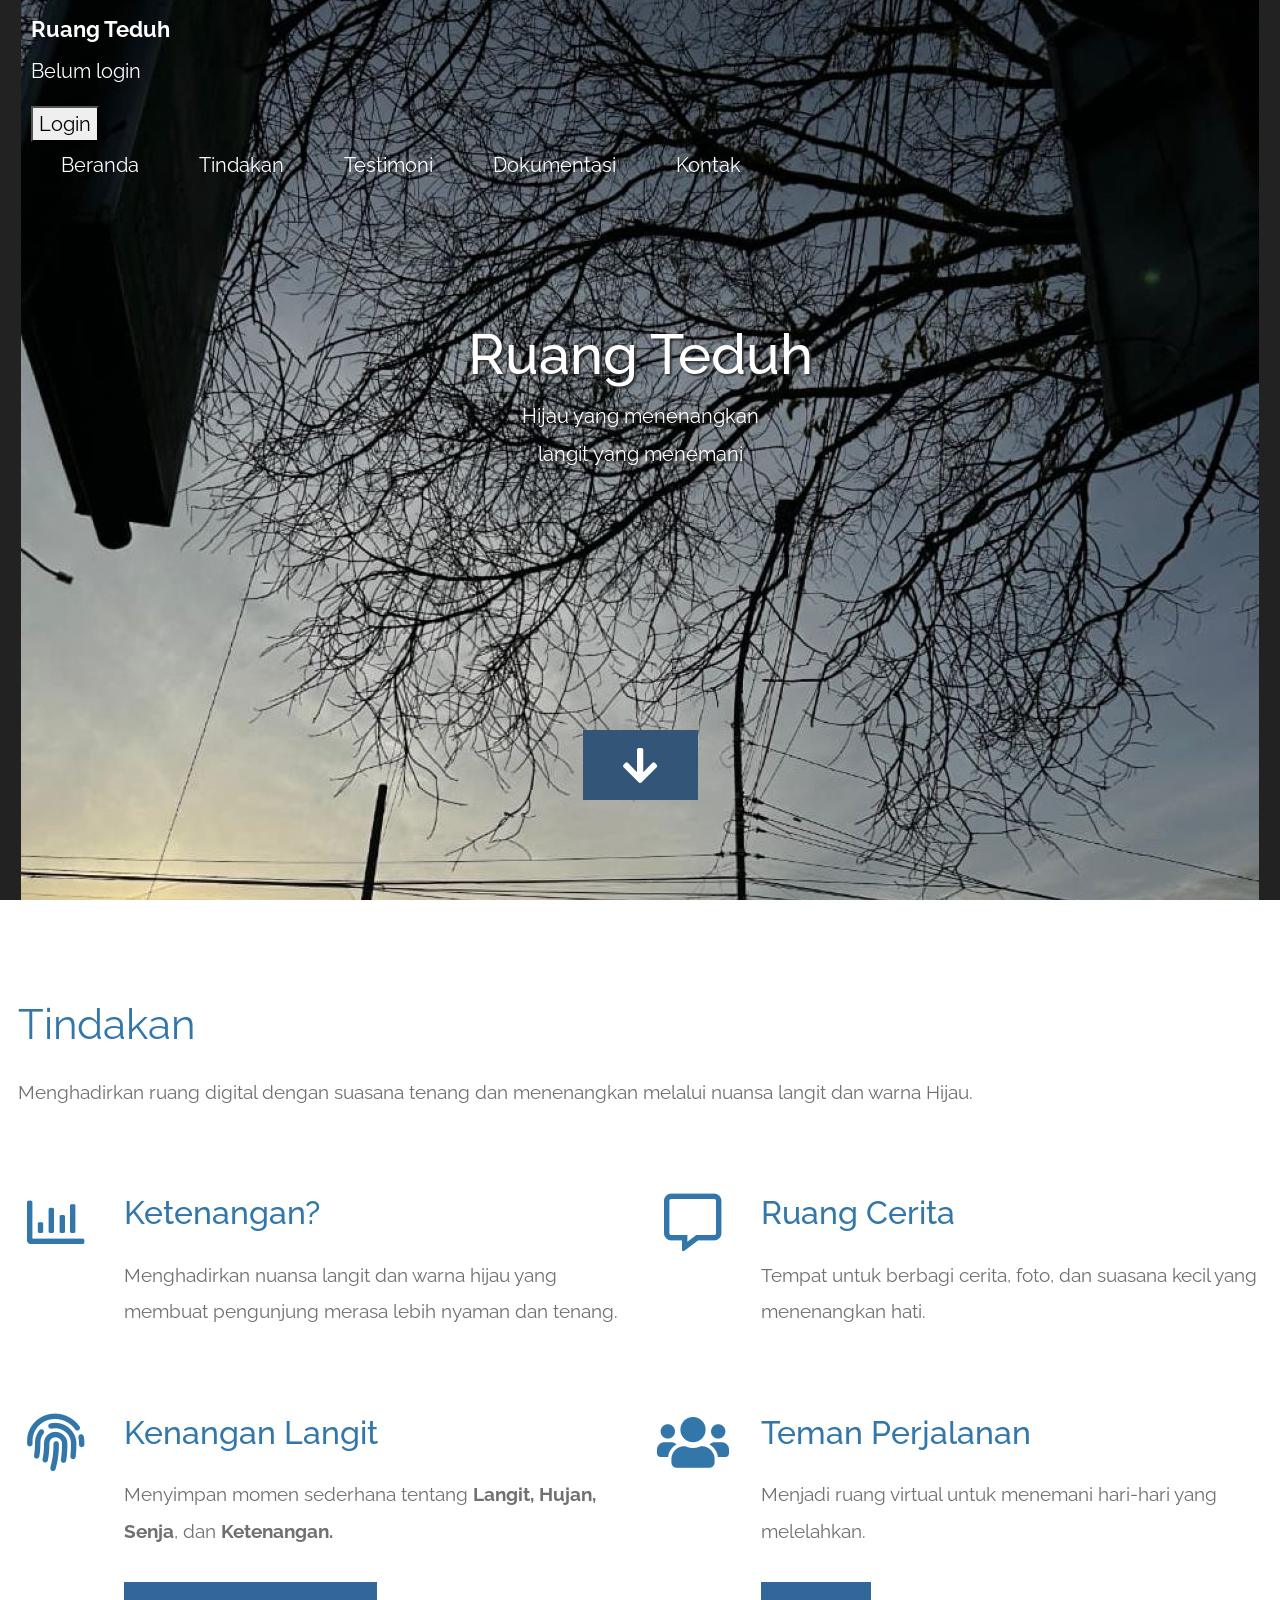
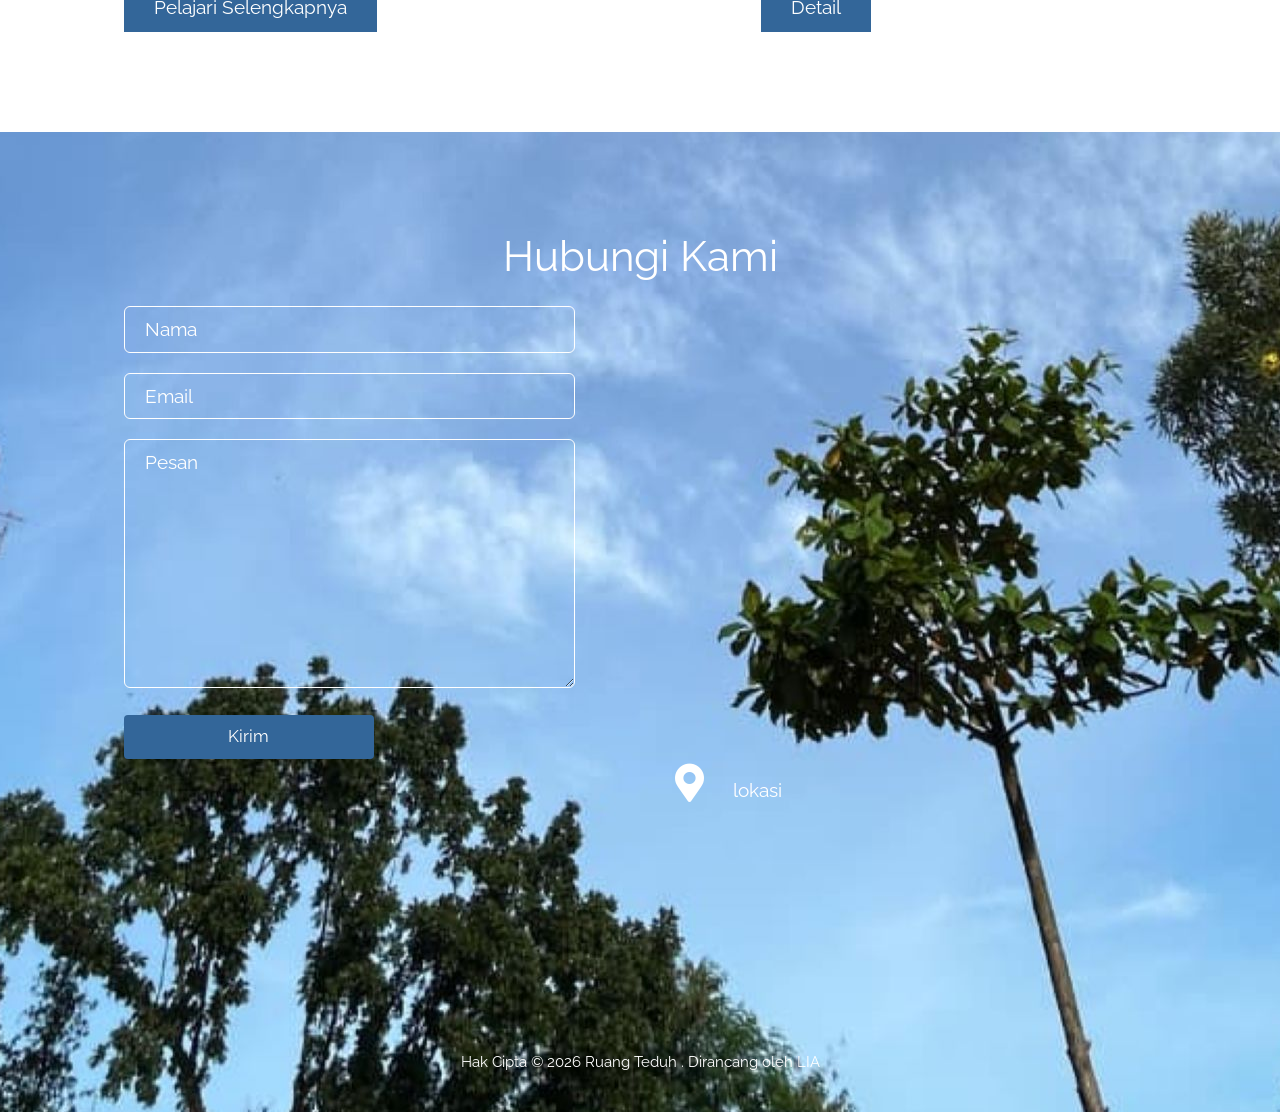
<file: index.html>
<!DOCTYPE html>

<html lang="en">

  <head>

    <meta charset="UTF-8" />

    <meta name="viewport" content="width=device-width, initial-scale=1.0" />

    <meta http-equiv="X-UA-Compatible" content="ie=edge" />

    <title>Ruang Teduh - byliaya</title>

    <link rel="stylesheet" href="fontawesome-5.5/css/all.min.css" />

    <link rel="stylesheet" href="slick/slick.css">

    <link rel="stylesheet" href="slick/slick-theme.css">

    <link rel="stylesheet" href="magnific-popup/magnific-popup.css">

    <link rel="stylesheet" href="css/bootstrap.min.css" />

    <link rel="stylesheet" href="css/tooplate-infinite-loop.css" />

  </head>

  <body>    

    <section id="infinite" class="text-white tm-font-big tm-parallax">

      <nav class="navbar navbar-expand-md tm-navbar" id="tmNav">              

        <div class="container">   

          <div class="tm-next">

              <a href="#infinite" class="navbar-brand">Ruang Teduh</a>

              <p id="userInfo">Belum login</p>

            <div id="authArea">

              <button onclick="goLogin()" class="nav-cta">Login</button>

          </div>               

            

          <button class="navbar-toggler" type="button" data-toggle="collapse" data-target="#navbarSupportedContent" aria-controls="navbarSupportedContent" aria-expanded="false" aria-label="Toggle navigation">

            <i class="fas fa-bars navbar-toggler-icon"></i>

          </button>

          <div class="collapse navbar-collapse" id="navbarSupportedContent">

            <ul class="navbar-nav ml-auto">

              <li class="nav-item">

                  <a class="nav-link tm-nav-link" href="#beranda">Beranda</a>

              </li>

              <li class="nav-item">

                  <a class="nav-link tm-nav-link" href="#wtindakan">Tindakan</a>

              </li>

              <li class="nav-item">

                <a class="nav-link tm-nav-link" href="#testimoni">Testimoni</a>

              </li>

              <li class="nav-item">

                  <a class="nav-link tm-nav-link" href="#dokumentasi">Dokumentasi</a>

              </li>

              <li class="nav-item">

                  <a class="nav-link tm-nav-link" href="#kontak">Kontak</a>

              </li>                         

            </ul>

          </div>        

        </div>

      </nav>

      

      <div class="text-center tm-hero-text-container">

        <div class="tm-hero-text-container-inner">

            <h2 class="tm-hero-title">Ruang Teduh</h2>

            <p class="tm-hero-subtitle">

              Hijau yang menenangkan

              <br>langit yang menemani

            </p>

        </div>        

      </div>



      <div class="tm-next tm-intro-next">

        <a href="#tindakan" class="text-center tm-down-arrow-link">

          <i class="fas fa-2x fa-arrow-down tm-down-arrow"></i>

        </a>

      </div>      

    </section>



    <section id="tindakan" class="tm-section-pad-top">

      <div class="container">

            <div class="row tm-content-box">

                <div class="col-lg-12 col-xl-12">

                    <div class="tm-intro-text-container">

                        <h2 class="tm-text-primary mb-4 tm-section-title">Tindakan</h2>

                        <p class="mb-4 tm-intro-text">

                         Menghadirkan ruang digital dengan suasana tenang dan menenangkan melalui nuansa langit dan warna Hijau.</p>

                    </div>

                </div>

            </div>

            

            <div class="row tm-content-box">

        		<div class="col-lg-1">

                    <i class="far fa-3x fa-chart-bar text-center tm-icon"></i>

                </div>

                <div class="col-lg-5">

                    <div class="tm-intro-text-container">

                        <h2 class="tm-text-primary mb-4">Ketenangan?</h2>

                        <p class="mb-4 tm-intro-text">

                          Menghadirkan nuansa langit dan warna hijau yang membuat pengunjung merasa lebih nyaman dan tenang.</p>

                    </div>

                </div>

                

                <div class="col-lg-1">

                    <i class="far fa-3x fa-comment-alt text-center tm-icon"></i>

                </div>

                <div class="col-lg-5">

                    <div class="tm-intro-text-container">

                        <h2 class="tm-text-primary mb-4">Ruang Cerita</h2>

                        <p class="mb-4 tm-intro-text">

                          Tempat untuk berbagi cerita, foto, dan suasana kecil yang menenangkan hati.</p>

                    </div>

                </div>

            </div>



            <div class="row tm-content-box">

        		<div class="col-lg-1">

                    <i class="fas fa-3x fa-fingerprint text-center tm-icon"></i>

                </div>

                <div class="col-lg-5">

                    <div class="tm-intro-text-container">

                        <h2 class="tm-text-primary mb-4">Kenangan Langit</h2>

                        <p class="mb-4 tm-intro-text">

                      Menyimpan momen sederhana tentang <strong>Langit, Hujan, Senja</strong>, dan <strong>Ketenangan.</strong></p>

                          <div class="tm-continue">

                            <a href="#testimoni" class="tm-intro-text tm-btn-primary">Pelajari Selengkapnya</a>

                        </div>

                    </div>

                </div>

                

                <div class="col-lg-1">

                    <i class="fas fa-3x fa-users text-center tm-icon"></i>

                </div>

                <div class="col-lg-5">

                    <div class="tm-intro-text-container">

                      <h2 class="tm-text-primary mb-4">Teman Perjalanan</h2>

                        <p class="mb-4 tm-intro-text">

                      Menjadi ruang virtual untuk menemani hari-hari yang melelahkan.</p>

                          <div class="tm-continue">

                            <a href="#testimonials" class="tm-intro-text tm-btn-primary">Detail</a>

                        </div>

                    </div>

                </div>

            </div>

        </div>

    </section>



    <section id="contact" class="tm-section-pad-top tm-parallax-2">

      <div class="container tm-container-contact">

        <div class="row">

            <div class="text-center col-12">

                <h2 class="tm-section-title mb-4">Hubungi Kami</h2>

            </div>

            <div class="col-sm-12 col-md-6">

              <form action="" method="get">

                <input id="name" name="nama" type="text" placeholder="Nama" class="tm-input" required />

                <input id="email" name="email" type="email" placeholder="Email" class="tm-input" required />

                <textarea id="message" name="message" rows="8" placeholder="Pesan" class="tm-input" required></textarea>

                <button type="submit" class="btn tm-btn-submit">Kirim</button>

              </form>

            </div>

            <div class="col-sm-12 col-md-6">

                <div class="contact-item">

<iframe src="https://www.google.com/maps/embed?pb=!1m18!1m12!1m3!1d3954.8173850742783!2d110.42786247404646!3d-7.594844675050648!2m3!1f0!2f0!3f0!3m2!1i1024!2i768!4f13.1!3m3!1m2!1s0x2e7a67525ced61ef%3A0x4a269b8f8b5e2512!2sKALIURANG-YOGYAKARTA!5e0!3m2!1sid!2sid!4v1779673257004!5m2!1sid!2sid" width="600" height="450" style="border:0;" allowfullscreen="" loading="lazy" referrerpolicy="no-referrer-when-downgrade"></iframe>

                  <a rel="nofollow" href="https://www.google.com/maps" class="item-link">

                      <i class="fas fa-2x fa-map-marker-alt mr-4"></i>

                      <span class="mb-0">lokasi</span>

                  </a>               

                </div>

            </div>

        </div>

      </div>

      <footer class="text-center small tm-footer">

          <p class="mb-0">Hak Cipta © 2026 Ruang Teduh . <a rel="nofollow" href="https://www.tooplate.com" title="HTML templates">Dirancang oleh LIA</a></p>

      </footer>

    </section>



    <script src="js/jquery-1.9.1.min.js"></script>     

    <script src="slick/slick.min.js"></script>

    <script src="magnific-popup/jquery.magnific-popup.min.js"></script>

    <script src="js/easing.min.js"></script>

    <script src="js/jquery.singlePageNav.min.js"></script>     

    <script src="js/bootstrap.min.js"></script> 

    

    <script>

      // 1. FUNGSI UNTUK PINDAH KE HALAMAN LOGIN (REVISI UTAMA)

      function goLogin() {

          window.location.href = "login/index.html";

      }



      // 2. FUNGSI PARALLAX & LAINNYA

      function getOffSet(){

        var _offset = 450;

        var windowHeight = window.innerHeight;

        if(windowHeight > 500) { _offset = 400; } 

        if(windowHeight > 680) { _offset = 300; }

        if(windowHeight > 830) { _offset = 210; }

        return _offset;

      }



      function setParallaxPosition($doc, multiplier, $object){

        var offset = getOffSet();

        var from_top = $doc.scrollTop(),

          bg_css = 'center ' +(multiplier * from_top - offset) + 'px';

        $object.css({"background-position" : bg_css });

      }



      var background_image_parallax = function($object, multiplier, forceSet){

        multiplier = typeof multiplier !== 'undefined' ? multiplier : 0.5;

        multiplier = 1 - multiplier;

        var $doc = $(document);

        if(forceSet) {

          setParallaxPosition($doc, multiplier, $object);

        } else {

          $(window).scroll(function(){          

            setParallaxPosition($doc, multiplier, $object);

          });

        }

      };



      var background_image_parallax_2 = function($object, multiplier){

        multiplier = typeof multiplier !== 'undefined' ? multiplier : 0.5;

        multiplier = 1 - multiplier;

        var $doc = $(document);

        $object.css({"background-attachment" : "fixed"});

        $(window).scroll(function(){

          if($(window).width() > 768) {

            var firstTop = $object.offset().top,

                pos = $(window).scrollTop(),

                yPos = Math.round((multiplier * (firstTop - pos)) - 186);              

            var bg_css = 'center ' + yPos + 'px';

            $object.css({"background-position" : bg_css });

          } else {

            $object.css({"background-position" : "center" });

          }

        });

      };

      

      $(function(){

        background_image_parallax($(".tm-parallax"), 0.30, false);

        background_image_parallax_2($("#contact"), 0.80);   

        background_image_parallax_2($("#testimonials"), 0.80);   

        

        window.addEventListener('resize', function(){

          background_image_parallax($(".tm-parallax"), 0.30, true);

        }, true);



        $(window).scroll(function(e){          

          if($(document).scrollTop() > 120) {

            $('.tm-navbar').addClass("scroll");

          } else {

            $('.tm-navbar').removeClass("scroll");

          }

        });

        

        $('#tmNav a').on('click', function(){

          $('.navbar-collapse').removeClass('show'); 

        });



        $('#tmNav').singlePageNav({

          'easing': 'easeInOutExpo',

          'speed': 600

        });        

      });

    </script>



    <script src="login/js/welcome.js"></script>

  </body>

</html>
</file>
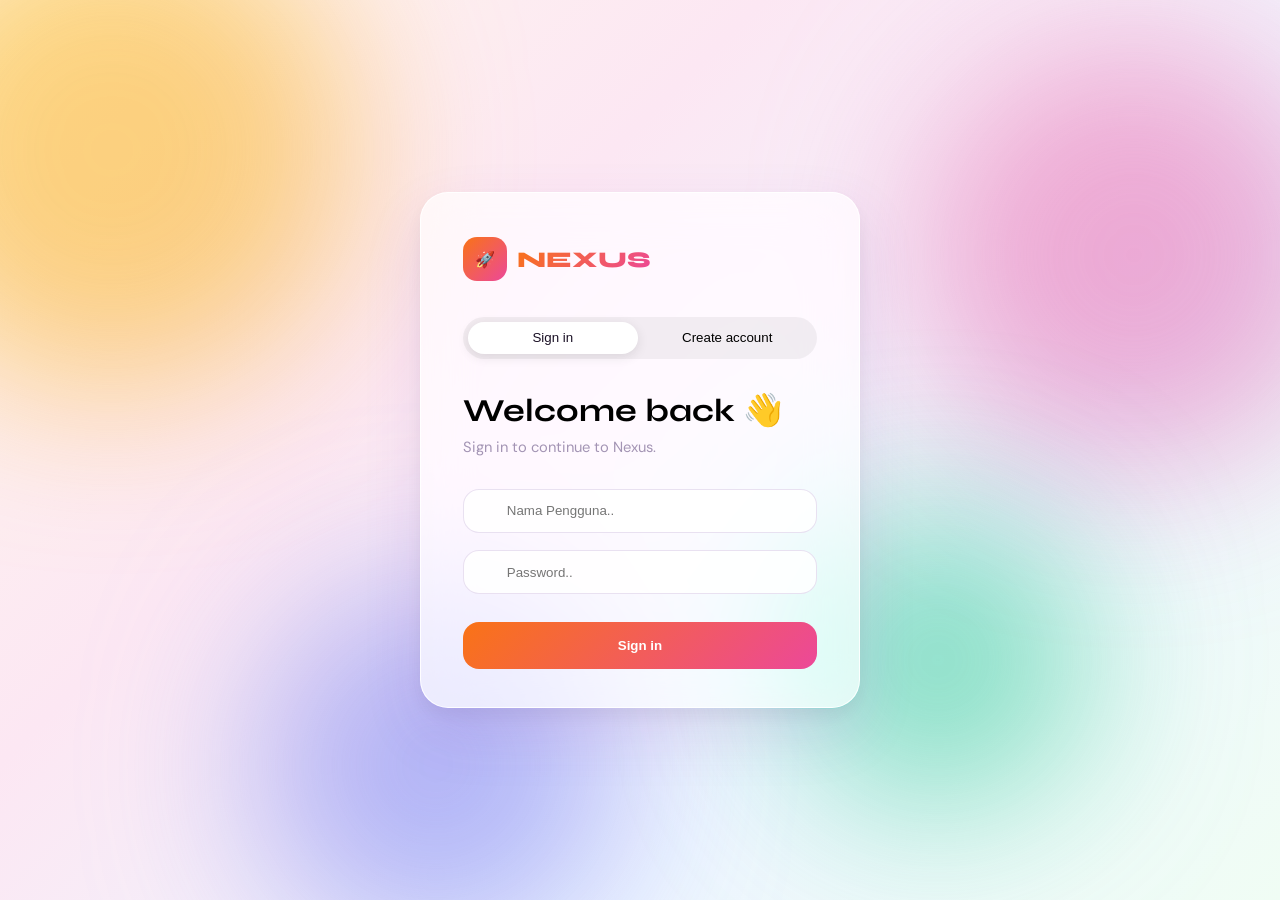
<file: login/index.html>
<!DOCTYPE html>
<html lang="en">
<head>
  <meta charset="UTF-8">
  <meta name="viewport" content="width=device-width, initial-scale=1.0">
  <title>Nexus • Auth</title>
  <link rel="preconnect" href="https://fonts.googleapis.com">
  <link href="https://fonts.googleapis.com/css2?family=Syne:wght@400;500;600;700;800&family=DM+Sans:wght@300;400;500&display=swap" rel="stylesheet">
  <style>
    /* CSS tetap sama seperti kodingan asli untuk mempertahankan tampilan */
    :root {
      --card-bg: rgba(255,255,255,0.72); --card-border: rgba(255,255,255,0.9);
      --input-bg: rgba(255,255,255,0.85); --input-border: rgba(200,180,220,0.4);
      --input-focus: #f97316; --text-primary: #1a1025; --text-muted: #a394b4;
      --accent: #f97316; --success: #10b981; --danger: #ef4444;
      --btn-grad: linear-gradient(135deg, #f97316, #ec4899);
      --shadow-card: 0 25px 60px rgba(120,60,180,0.12), 0 8px 20px rgba(0,0,0,0.06);
      --shadow-btn: 0 10px 30px rgba(249,115,22,0.45);
      --radius: 28px; --radius-sm: 16px; --radius-pill: 50px;
    }
    * { margin:0; padding:0; box-sizing:border-box; }
    body { min-height:100vh; display:flex; align-items:center; justify-content:center; font-family:'DM Sans',sans-serif; overflow-y:auto; padding:2rem 1rem; }
    .bg-canvas { position:fixed; inset:0; z-index:0; background:linear-gradient(135deg,#fff7ed 0%,#fce7f3 35%,#eff6ff 70%,#f0fdf4 100%); }
    .orb { position:absolute; border-radius:50%; filter:blur(80px); mix-blend-mode:multiply; animation:drift var(--dur,20s) ease-in-out infinite alternate; opacity:0.55; }
    .orb-1{width:480px;height:480px;background:#fbbf24;top:-10%;left:-10%;--dur:18s;}
    .orb-2{width:420px;height:420px;background:#f472b6;top:5%;right:-5%;--dur:22s;animation-direction:alternate-reverse;}
    .orb-3{width:360px;height:360px;background:#818cf8;bottom:-5%;left:20%;--dur:16s;}
    .orb-4{width:300px;height:300px;background:#34d399;bottom:10%;right:15%;--dur:25s;animation-direction:alternate-reverse;}
    @keyframes drift{0%{transform:translate(0,0) scale(1)}33%{transform:translate(30px,-40px) scale(1.05)}66%{transform:translate(-20px,30px) scale(.97)}100%{transform:translate(20px,-10px) scale(1.02)}}
    .card { position:relative; z-index:10; width:100%; max-width:440px; background:var(--card-bg); backdrop-filter:blur(24px) saturate(200%); -webkit-backdrop-filter:blur(24px) saturate(200%); border:1.5px solid var(--card-border); border-radius:var(--radius); padding:2.8rem 2.6rem 2.4rem; box-shadow:var(--shadow-card); margin:auto; animation:fadeUp .6s cubic-bezier(.34,1.2,.64,1) both; }
    .brand{display:flex;align-items:center;gap:10px;margin-bottom:2.2rem;}
    .brand-icon{width:44px;height:44px;background:var(--btn-grad);border-radius:14px;display:flex;align-items:center;justify-content:center;}
    .brand-name{font-family:'Syne',sans-serif;font-size:1.4rem;font-weight:800;background:var(--btn-grad);-webkit-background-clip:text;-webkit-text-fill-color:transparent;}
    .tab-bar{display:flex;background:rgba(0,0,0,.05);border-radius:var(--radius-pill);padding:5px;margin-bottom:2rem;gap:4px;}
    .tab-btn{flex:1;padding:.55rem;border:none;background:transparent;border-radius:var(--radius-pill);cursor:pointer;}
    .tab-btn.active{background:white;color:var(--text-primary);box-shadow:0 3px 12px rgba(0,0,0,.1);}
    .form-wrapper.hidden{display:none;}
    .form-title{font-family:'Syne',sans-serif;font-size:2rem;font-weight:700;margin-bottom:.4rem;}
    .form-subtitle{font-size:.92rem;color:var(--text-muted);margin-bottom:2rem;}
    .input-group{position:relative;margin-bottom:1.1rem;}
    .input-icon{position:absolute;left:14px;top:50%;transform:translateY(-50%);color:var(--text-muted);}
    .input-group input{width:100%;padding:.85rem 1rem .85rem 2.7rem;background:var(--input-bg);border:1.5px solid var(--input-border);border-radius:var(--radius-sm);outline:none;}
    .btn-cta{width:100%;padding:1rem;background:var(--btn-grad);border:none;border-radius:var(--radius-sm);color:white;font-weight:700;cursor:pointer;margin-top:10px;}
    .spinner{width:18px;height:18px;border:2px solid rgba(255,255,255,.3);border-top-color:white;border-radius:50%;animation:spin .8s linear infinite;}
    @keyframes spin{to{transform:rotate(360deg)}}
    .toast{position:fixed;bottom:28px;left:50%;transform:translateX(-50%) translateY(20px);background:white;padding:.75rem 1.5rem;border-radius:50px;box-shadow:0 10px 40px rgba(0,0,0,0.1);opacity:0;transition:all .4s;}
    .toast.show{opacity:1;transform:translateX(-50%) translateY(0);}
  </style>
</head>
<body>

<div class="bg-canvas">
  <div class="orb orb-1"></div><div class="orb orb-2"></div>
  <div class="orb orb-3"></div><div class="orb orb-4"></div>
</div>

<div class="card">
  <div class="brand">
    <div class="brand-icon">🚀</div>
    <span class="brand-name">NEXUS</span>
  </div>

  <div class="tab-bar">
    <button class="tab-btn active" id="tabLogin" onclick="switchTab('login')">Sign in</button>
    <button class="tab-btn" id="tabRegister" onclick="switchTab('register')">Create account</button>
  </div>

  <div id="loginPanel" class="form-wrapper">
    <p class="form-title">Welcome back 👋</p>
    <p class="form-subtitle">Sign in to continue to Nexus.</p>
    <form id="loginForm">
      <div class="input-group">
        <input type="text" id="username" placeholder="Nama Pengguna.." required>
      </div>
      <div class="input-group">
        <input type="password" id="password" placeholder="Password.." required>
      </div>
      <button type="submit" class="btn-cta" id="loginBtn">Sign in</button>
    </form>
  </div>

  <div id="registerPanel" class="form-wrapper hidden">
    <p class="form-title">Join Nexus ✨</p>
    <p class="form-subtitle">Create your account in seconds.</p>
    <form id="registerForm">
      <div class="input-group"><input type="text" id="username" placeholder="Username" required></div>
      <div class="input-group"><input type="email" id="email" placeholder="Email address" required></div>
      <div class="input-group"><input type="password" id="password" placeholder="Password" required></div>
      <button type="submit" class="btn-cta" id="registerBtn">Create account</button>
    </form>
  </div>
</div>

<div class="toast" id="toast"><span id="toastMsg"></span></div>

<script>
  // 1. FUNGSI PINDAH TAB
  function switchTab(tab) {
    document.getElementById('loginPanel').classList.toggle('hidden', tab !== 'login');
    document.getElementById('registerPanel').classList.toggle('hidden', tab === 'login');
    document.getElementById('tabLogin').classList.toggle('active', tab === 'login');
    document.getElementById('tabRegister').classList.toggle('active', tab !== 'login');
  }

  // 2. FUNGSI TOAST
  function showToast(msg) {
    const t = document.getElementById('toast');
    document.getElementById('toastMsg').textContent = msg;
    t.classList.add('show');
    setTimeout(() => t.classList.remove('show'), 3000);
  }

  // 3. LOGIKA LOGIN (REVISI REDIRECT)
  document.getElementById('loginFormEl').addEventListener('submit', function(e) {
    e.preventDefault();
    const btn = document.getElementById('loginBtn');
    
    // Animasi Loading
    btn.innerHTML = '<div class="spinner"></div>';
    btn.disabled = true;

    // Simulasi Proses Login (Bisa diganti dengan Fetch API jika sudah siap)
    setTimeout(() => {
      showToast('Login Berhasil! Mengalihkan...');
      
      // BARIS KRUSIAL: Pindah ke Landing Page setelah 1.5 detik
      setTimeout(() => {
        window.location.href = "../index.html"; 
      }, 1500);
      
    }, 1000);
  });
</script>

<script src="js/login.js"></script>
<script src="js/register.js" defer></script>
</body>
</html>
</file>
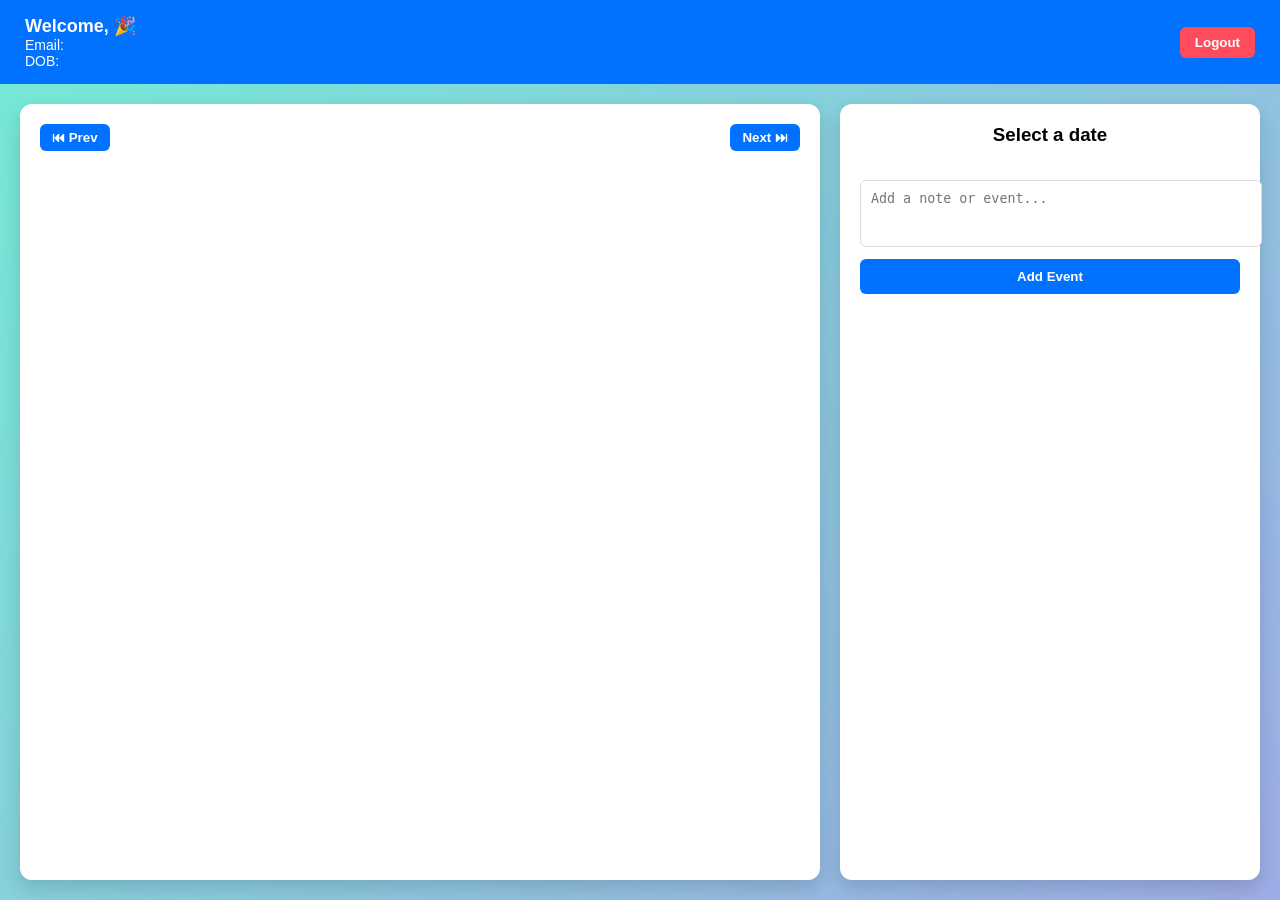
<file: login/main.html>
<!DOCTYPE html>
<html lang="en">
<head>
  <meta charset="UTF-8">
  <meta name="viewport" content="width=device-width, initial-scale=1.0">
  <title>Main Dashboard</title>
  <style>
    body {
      font-family: 'Segoe UI', sans-serif;
      margin: 0;
      height: 100vh;
      display: flex;
      flex-direction: column;
      background: linear-gradient(135deg, #74ebd5, #9face6);
    }

    /* Header */
    header {
      background: #0072ff;
      color: #fff;
      padding: 15px 25px;
      display: flex;
      justify-content: space-between;
      align-items: center;
      font-size: 18px;
      font-weight: bold;
    }
    header .user-info {
      display: flex;
      flex-direction: column;
      font-size: 14px;
      font-weight: normal;
    }
    header button {
      background: #ff4b5c;
      border: none;
      padding: 8px 15px;
      border-radius: 6px;
      color: #fff;
      font-weight: bold;
      cursor: pointer;
    }
    header button:hover {
      background: #d43f4a;
    }

    /* Layout */
    .main-content {
      flex: 1;
      display: flex;
      padding: 20px;
      gap: 20px;
    }

    /* Calendar */
    .calendar {
      flex: 2;
      background: #fff;
      border-radius: 12px;
      box-shadow: 0 8px 20px rgba(0,0,0,0.15);
      padding: 20px;
    }
    .calendar-header {
      display: flex;
      justify-content: space-between;
      align-items: center;
      margin-bottom: 15px;
    }
    .calendar-header h2 {
      margin: 0;
    }
    .calendar-header button {
      background: #0072ff;
      border: none;
      padding: 6px 12px;
      color: #fff;
      border-radius: 6px;
      cursor: pointer;
      font-weight: bold;
    }
    .calendar-header button:hover {
      background: #0056b3;
    }

    .calendar-grid {
      display: grid;
      grid-template-columns: repeat(7, 1fr);
      gap: 8px;
      text-align: center;
    }
    .day-header {
      font-weight: bold;
      color: #0072ff;
    }
    .day {
      padding: 10px;
      border-radius: 6px;
      cursor: pointer;
      background: #f5f5f5;
      transition: 0.3s;
    }
    .day:hover {
      background: #0072ff;
      color: #fff;
    }
    .today {
      border: 2px solid #0072ff;
    }

    /* Events */
    .events {
      flex: 1;
      background: #fff;
      border-radius: 12px;
      box-shadow: 0 8px 20px rgba(0,0,0,0.15);
      padding: 20px;
    }
    .events h3 {
      margin-top: 0;
      text-align: center;
    }
    .event-list {
      max-height: 300px;
      overflow-y: auto;
      margin-bottom: 15px;
    }
    .event-item {
      background: #f0f4ff;
      padding: 8px;
      border-radius: 6px;
      margin-bottom: 6px;
    }
    textarea {
      width: 100%;
      padding: 10px;
      border-radius: 6px;
      border: 1px solid #ddd;
      resize: none;
    }
    button.add-event {
      margin-top: 8px;
      width: 100%;
      padding: 10px;
      border: none;
      border-radius: 6px;
      background: #0072ff;
      color: white;
      font-weight: bold;
      cursor: pointer;
    }
    button.add-event:hover {
      background: #0056b3;
    }
.alert{
     background: #e44e4e;
     color: white;
     pading: 10px;
     text-align: center;
     border:1px solid #b32929;
}
#message{
      background: #ff4e4e;
      color: white;
      text-align: center;
      margin-top: 20px;
}
#alertBox{
      position: fixed;
      top: 20px;
      left: 50%;
      transform: translateX(-50%);
      z-index: 999;
}
  </style>
</head>
<body>
  <header>
    <div>
      Welcome, <span id="userName"></span> 🎉
      <div class="user-info">
        <span>Email: <span id="userEmail"></span></span>
        <span>DOB: <span id="userDOB"></span></span>
      </div>
    </div>
    <button onclick="logout()">Logout</button>
  </header>

  <div class="main-content">
    <!-- Calendar -->
    <div class="calendar">
      <div class="calendar-header">
        <button onclick="prevMonth()">⏮ Prev</button>
        <h2 id="monthYear"></h2>
        <button onclick="nextMonth()">Next ⏭</button>
      </div>
      <div class="calendar-grid" id="calendarGrid"></div>
    </div>

    <!-- Events -->
    <div class="events">
      <h3 id="selectedDate">Select a date</h3>
      <div class="event-list" id="eventList"></div>
      <textarea id="eventInput" rows="3" placeholder="Add a note or event..."></textarea>
      <button class="add-event" onclick="addEvent()">Add Event</button>
    </div>
  </div>

  <script>
    // Check login
    const currentUser = localStorage.getItem("currentUser");
    if (!currentUser) {
      alert("No user logged in. Redirecting...");
      window.location.href = "index.html";
    }

    // Get user details
    const userData = JSON.parse(localStorage.getItem(currentUser));
    document.getElementById("userName").textContent = userData.username;
    document.getElementById("userEmail").textContent = userData.email;
    document.getElementById("userDOB").textContent = userData.dob;

    // Logout
    function logout() {
      localStorage.removeItem("currentUser");
      window.location.href = "index.html";
    }

    // Calendar
    const monthYear = document.getElementById("monthYear");
    const calendarGrid = document.getElementById("calendarGrid");
    const eventList = document.getElementById("eventList");
    const eventInput = document.getElementById("eventInput");
    const selectedDateEl = document.getElementById("selectedDate");

    let today = new Date();
    let currentMonth = today.getMonth();
    let currentYear = today.getFullYear();
    let selectedDate = null;

    const months = [
      "January","February","March","April","May","June",
      "July","August","September","October","November","December"
    ];
    const days = ["Sun","Mon","Tue","Wed","Thu","Fri","Sat"];

    function renderCalendar(month, year) {
      calendarGrid.innerHTML = "";
      monthYear.textContent = `${months[month]} ${year}`;

      // Week headers
      for (let d of days) {
        const header = document.createElement("div");
        header.textContent = d;
        header.classList.add("day-header");
        calendarGrid.appendChild(header);
      }

      const firstDay = new Date(year, month, 1).getDay();
      const daysInMonth = new Date(year, month + 1, 0).getDate();

      // Empty spaces
      for (let i = 0; i < firstDay; i++) {
        const empty = document.createElement("div");
        calendarGrid.appendChild(empty);
      }

      // Dates
      for (let date = 1; date <= daysInMonth; date++) {
        const cell = document.createElement("div");
        cell.textContent = date;
        cell.classList.add("day");

        if (date === today.getDate() && month === today.getMonth() && year === today.getFullYear()) {
          cell.classList.add("today");
        }

        cell.onclick = () => selectDate(date, month, year);
        calendarGrid.appendChild(cell);
      }
    }

    function prevMonth() {
      currentMonth--;
      if (currentMonth < 0) {
        currentMonth = 11;
        currentYear--;
      }
      renderCalendar(currentMonth, currentYear);
    }

    function nextMonth() {
      currentMonth++;
      if (currentMonth > 11) {
        currentMonth = 0;
        currentYear++;
      }
      renderCalendar(currentMonth, currentYear);
    }

    function selectDate(date, month, year) {
      selectedDate = `${year}-${month+1}-${date}`;
      selectedDateEl.textContent = `Events on ${date} ${months[month]} ${year}`;
      loadEvents();
    }

    function loadEvents() {
      eventList.innerHTML = "";
      const events = JSON.parse(localStorage.getItem(`${currentUser}_events`)) || {};
      if (events[selectedDate]) {
        events[selectedDate].forEach(ev => {
          const div = document.createElement("div");
          div.classList.add("event-item");
          div.textContent = ev;
          eventList.appendChild(div);
        });
      }
    }

    function addEvent() {
      if (!selectedDate) {
        alert("Please select a date first.");
        return;
      }
      const text = eventInput.value.trim();
      if (!text) return;

      let events = JSON.parse(localStorage.getItem(`${currentUser}_events`)) || {};
      if (!events[selectedDate]) events[selectedDate] = [];
      events[selectedDate].push(text);

      localStorage.setItem(`${currentUser}_events`, JSON.stringify(events));
      eventInput.value = "";
      loadEvents();
      
    renderCalendar(currentMonth, currentYear);
  </script>
</body>
</html>
</file>
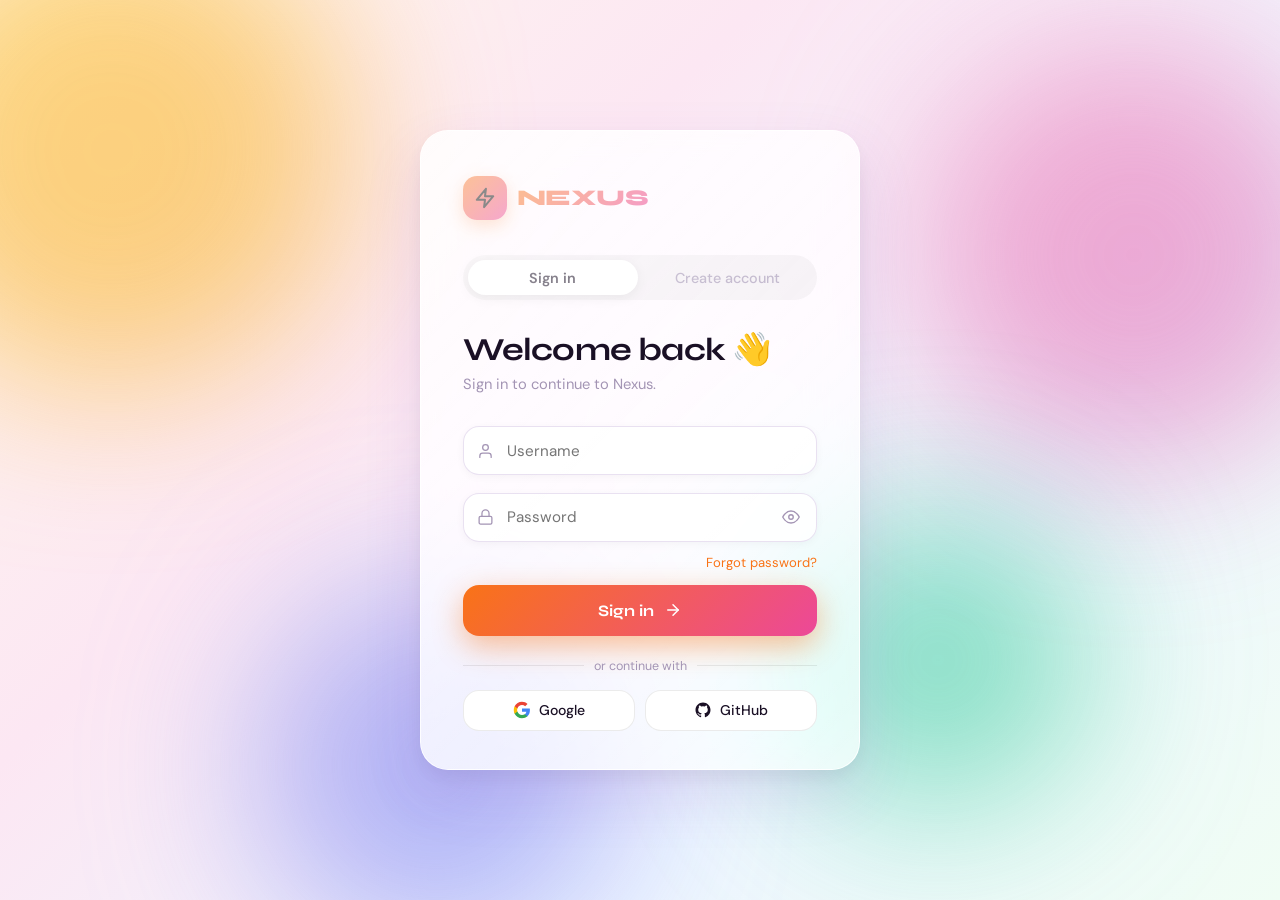
<file: login/register.html>
<!DOCTYPE html>
<html lang="en">
<head>
  <meta charset="UTF-8">
  <meta name="viewport" content="width=device-width, initial-scale=1.0">
  <title>Nexus • Auth</title>
  <link rel="preconnect" href="https://fonts.googleapis.com">
  <link href="https://fonts.googleapis.com/css2?family=Syne:wght@400;500;600;700;800&family=DM+Sans:wght@300;400;500&display=swap" rel="stylesheet">
  <style>
    :root {
      --card-bg: rgba(255,255,255,0.72);
      --card-border: rgba(255,255,255,0.9);
      --input-bg: rgba(255,255,255,0.85);
      --input-border: rgba(200,180,220,0.4);
      --input-focus: #f97316;
      --text-primary: #1a1025;
      --text-muted: #a394b4;
      --accent: #f97316;
      --success: #10b981;
      --danger: #ef4444;
      --warning: #f59e0b;
      --btn-grad: linear-gradient(135deg, #f97316, #ec4899);
      --shadow-card: 0 25px 60px rgba(120,60,180,0.12), 0 8px 20px rgba(0,0,0,0.06);
      --shadow-btn: 0 10px 30px rgba(249,115,22,0.45);
      --radius: 28px; --radius-sm: 16px; --radius-pill: 50px;
    }
    * { margin:0; padding:0; box-sizing:border-box; }
    body {
      min-height:100vh; display:flex; align-items:center; justify-content:center;
      font-family:'DM Sans',sans-serif; overflow-y:auto; padding:2rem 1rem;
    }
    .bg-canvas { position:fixed; inset:0; z-index:0; background:linear-gradient(135deg,#fff7ed 0%,#fce7f3 35%,#eff6ff 70%,#f0fdf4 100%); }
    .orb { position:absolute; border-radius:50%; filter:blur(80px); mix-blend-mode:multiply; animation:drift var(--dur,20s) ease-in-out infinite alternate; opacity:0.55; }
    .orb-1{width:480px;height:480px;background:#fbbf24;top:-10%;left:-10%;--dur:18s;}
    .orb-2{width:420px;height:420px;background:#f472b6;top:5%;right:-5%;--dur:22s;animation-direction:alternate-reverse;}
    .orb-3{width:360px;height:360px;background:#818cf8;bottom:-5%;left:20%;--dur:16s;}
    .orb-4{width:300px;height:300px;background:#34d399;bottom:10%;right:15%;--dur:25s;animation-direction:alternate-reverse;}
    @keyframes drift{0%{transform:translate(0,0) scale(1)}33%{transform:translate(30px,-40px) scale(1.05)}66%{transform:translate(-20px,30px) scale(.97)}100%{transform:translate(20px,-10px) scale(1.02)}}
    .card {
      position:relative; z-index:10; width:100%; max-width:440px;
      background:var(--card-bg); backdrop-filter:blur(24px) saturate(200%);
      -webkit-backdrop-filter:blur(24px) saturate(200%);
      border:1.5px solid var(--card-border); border-radius:var(--radius);
      padding:2.8rem 2.6rem 2.4rem; box-shadow:var(--shadow-card); margin:auto;
      animation:fadeUp .6s cubic-bezier(.34,1.2,.64,1) both;
    }
    .card::before { content:''; position:absolute; inset:0; border-radius:var(--radius); background:linear-gradient(135deg,rgba(255,255,255,.6) 0%,rgba(255,255,255,.1) 100%); pointer-events:none; }
    .brand{display:flex;align-items:center;gap:10px;margin-bottom:2.2rem;}
    .brand-icon{width:44px;height:44px;background:var(--btn-grad);border-radius:14px;display:flex;align-items:center;justify-content:center;box-shadow:0 6px 18px rgba(249,115,22,.4);}
    .brand-name{font-family:'Syne',sans-serif;font-size:1.4rem;font-weight:800;background:var(--btn-grad);-webkit-background-clip:text;-webkit-text-fill-color:transparent;background-clip:text;letter-spacing:-.5px;}
    .tab-bar{display:flex;background:rgba(0,0,0,.05);border-radius:var(--radius-pill);padding:5px;margin-bottom:2rem;gap:4px;}
    .tab-btn{flex:1;padding:.55rem .5rem;border:none;background:transparent;border-radius:var(--radius-pill);font-family:'DM Sans',sans-serif;font-size:.9rem;font-weight:500;color:var(--text-muted);cursor:pointer;transition:all .3s cubic-bezier(.34,1.4,.64,1);}
    .tab-btn.active{background:white;color:var(--text-primary);box-shadow:0 3px 12px rgba(0,0,0,.1);font-weight:600;}
    .form-wrapper{opacity:1;transform:translateY(0);}
    .form-wrapper.hidden{display:none;}
    .form-wrapper.fade-in{animation:panelFadeIn .35s cubic-bezier(.34,1.2,.64,1) both;}
    @keyframes panelFadeIn{from{opacity:0;transform:translateY(12px)}to{opacity:1;transform:translateY(0)}}
    .form-title{font-family:'Syne',sans-serif;font-size:2rem;font-weight:700;color:var(--text-primary);letter-spacing:-.8px;line-height:1.1;margin-bottom:.4rem;}
    .form-subtitle{font-size:.92rem;color:var(--text-muted);margin-bottom:2rem;}
    .input-group{position:relative;margin-bottom:1.1rem;display:flex;align-items:center;}
    .input-icon{position:absolute;left:14px;top:50%;transform:translateY(-50%);color:var(--text-muted);transition:color .2s;pointer-events:none;z-index:2;display:flex;align-items:center;}
    .input-icon.focused{color:var(--accent);}
    .input-group input{width:100%;padding:.85rem 1rem .85rem 2.7rem;background:var(--input-bg);border:1.5px solid var(--input-border);border-radius:var(--radius-sm);font-family:'DM Sans',sans-serif;font-size:.95rem;color:var(--text-primary);outline:none;transition:all .25s ease;box-shadow:0 2px 8px rgba(0,0,0,.04);}
    .input-group input:focus{border-color:var(--input-focus);background:#fff;box-shadow:0 0 0 4px rgba(249,115,22,.12),0 2px 8px rgba(0,0,0,.04);}
    .toggle-password{position:absolute;right:13px;top:50%;transform:translateY(-50%);cursor:pointer;color:var(--text-muted);z-index:3;padding:4px;display:flex;align-items:center;transition:color .2s;}
    .toggle-password:hover{color:var(--accent);}
    .feedback{display:flex;align-items:center;gap:6px;font-size:.78rem;margin-top:-4px;margin-bottom:6px;margin-left:4px;min-height:20px;color:var(--text-muted);}
    .strength-wrap{margin:4px 0 10px;}
    .strength-bar{height:5px;background:rgba(0,0,0,.08);border-radius:99px;overflow:hidden;}
    .strength-fill{height:100%;width:0%;border-radius:99px;background:var(--danger);transition:width .35s ease,background .35s ease;}
    .strength-label{display:flex;justify-content:space-between;font-size:.75rem;color:var(--text-muted);margin-top:4px;}
    .criteria-grid{display:grid;grid-template-columns:1fr 1fr;gap:6px;background:rgba(0,0,0,.025);border:1px solid rgba(0,0,0,.07);border-radius:var(--radius-sm);padding:14px;margin:6px 0 12px;}
    .crit{display:flex;align-items:center;gap:7px;font-size:.78rem;color:var(--text-muted);transition:color .2s;}
    .crit.valid{color:var(--success);}
    .btn-cta{width:100%;padding:1rem;background:var(--btn-grad);border:none;border-radius:var(--radius-sm);color:white;font-family:'Syne',sans-serif;font-size:1rem;font-weight:700;cursor:pointer;display:flex;align-items:center;justify-content:center;gap:10px;box-shadow:var(--shadow-btn);transition:all .3s cubic-bezier(.34,1.4,.64,1);}
    .btn-cta:hover:not(:disabled){transform:translateY(-3px) scale(1.01);box-shadow:0 18px 40px rgba(249,115,22,.55);}
    .btn-cta:disabled{opacity:.7;cursor:not-allowed;transform:none;}
    .spinner{width:18px;height:18px;border:2.5px solid rgba(255,255,255,.35);border-top-color:white;border-radius:50%;animation:spin .8s linear infinite;flex-shrink:0;}
    @keyframes spin{to{transform:rotate(360deg)}}
    .forgot-link{display:block;text-align:right;font-size:.82rem;color:var(--accent);text-decoration:none;margin-top:-6px;margin-bottom:14px;cursor:pointer;transition:opacity .2s;}
    .forgot-link:hover{opacity:.75;}
    .divider{display:flex;align-items:center;gap:10px;margin:1.4rem 0 0;color:var(--text-muted);font-size:.78rem;}
    .divider::before,.divider::after{content:'';flex:1;height:1px;background:rgba(0,0,0,.08);}
    .social-row{display:flex;gap:10px;margin-top:1rem;}
    .social-btn{flex:1;padding:.65rem;background:white;border:1.5px solid rgba(0,0,0,.08);border-radius:var(--radius-sm);cursor:pointer;display:flex;align-items:center;justify-content:center;gap:8px;font-family:'DM Sans',sans-serif;font-size:.88rem;font-weight:500;color:var(--text-primary);transition:all .2s;}
    .social-btn:hover{background:#f9f9f9;border-color:rgba(0,0,0,.15);transform:translateY(-1px);}
    .toast{position:fixed;bottom:28px;left:50%;transform:translateX(-50%) translateY(20px);background:white;border-radius:var(--radius-pill);padding:.75rem 1.5rem;box-shadow:0 10px 40px rgba(0,0,0,.15);display:flex;align-items:center;gap:10px;font-size:.9rem;opacity:0;pointer-events:none;z-index:9999;transition:all .4s cubic-bezier(.34,1.4,.64,1);font-family:'DM Sans',sans-serif;}
    .toast.show{opacity:1;transform:translateX(-50%) translateY(0);pointer-events:auto;}
    .dot{width:8px;height:8px;border-radius:50%;flex-shrink:0;}
    .toast.success .dot{background:var(--success);}
    .toast.error .dot{background:var(--danger);}
    .toast.info .dot{background:var(--accent);}
    @media(max-width:480px){.card{padding:2rem 1.5rem;}.criteria-grid{grid-template-columns:1fr;}}
    @keyframes fadeUp{from{opacity:0;transform:translateY(24px)}to{opacity:1;transform:translateY(0)}}
  </style>
</head>
<body>

<div class="bg-canvas">
  <div class="orb orb-1"></div><div class="orb orb-2"></div>
  <div class="orb orb-3"></div><div class="orb orb-4"></div>
</div>

<!-- ░░ INLINE SVG SPRITE — no CDN dependency ░░ -->
<svg xmlns="http://www.w3.org/2000/svg" style="display:none">
  <symbol id="ic-bolt" viewBox="0 0 24 24" fill="none" stroke="currentColor" stroke-width="2.2" stroke-linecap="round" stroke-linejoin="round"><polyline points="13 2 3 14 12 14 11 22 21 10 12 10 13 2"/></symbol>
  <symbol id="ic-user" viewBox="0 0 24 24" fill="none" stroke="currentColor" stroke-width="1.8" stroke-linecap="round" stroke-linejoin="round"><path d="M20 21v-2a4 4 0 0 0-4-4H8a4 4 0 0 0-4 4v2"/><circle cx="12" cy="7" r="4"/></symbol>
  <symbol id="ic-lock" viewBox="0 0 24 24" fill="none" stroke="currentColor" stroke-width="1.8" stroke-linecap="round" stroke-linejoin="round"><rect x="3" y="11" width="18" height="11" rx="2"/><path d="M7 11V7a5 5 0 0 1 10 0v4"/></symbol>
  <symbol id="ic-mail" viewBox="0 0 24 24" fill="none" stroke="currentColor" stroke-width="1.8" stroke-linecap="round" stroke-linejoin="round"><path d="M4 4h16c1.1 0 2 .9 2 2v12c0 1.1-.9 2-2 2H4c-1.1 0-2-.9-2-2V6c0-1.1.9-2 2-2z"/><polyline points="22,6 12,13 2,6"/></symbol>
  <symbol id="ic-key" viewBox="0 0 24 24" fill="none" stroke="currentColor" stroke-width="1.8" stroke-linecap="round" stroke-linejoin="round"><path d="M21 2l-2 2m-7.61 7.61a5.5 5.5 0 1 1-7.778 7.778 5.5 5.5 0 0 1 7.777-7.777zm0 0L15.5 7.5m0 0l3 3L22 7l-3-3m-3.5 3.5L19 4"/></symbol>
  <symbol id="ic-shield" viewBox="0 0 24 24" fill="none" stroke="currentColor" stroke-width="1.8" stroke-linecap="round" stroke-linejoin="round"><path d="M12 22s8-4 8-10V5l-8-3-8 3v7c0 6 8 10 8 10z"/></symbol>
  <symbol id="ic-eye" viewBox="0 0 24 24" fill="none" stroke="currentColor" stroke-width="1.8" stroke-linecap="round" stroke-linejoin="round"><path d="M1 12s4-8 11-8 11 8 11 8-4 8-11 8-11-8-11-8z"/><circle cx="12" cy="12" r="3"/></symbol>
  <symbol id="ic-eye-off" viewBox="0 0 24 24" fill="none" stroke="currentColor" stroke-width="1.8" stroke-linecap="round" stroke-linejoin="round"><path d="M17.94 17.94A10.07 10.07 0 0 1 12 20c-7 0-11-8-11-8a18.45 18.45 0 0 1 5.06-5.94M9.9 4.24A9.12 9.12 0 0 1 12 4c7 0 11 8 11 8a18.5 18.5 0 0 1-2.16 3.19m-6.72-1.07a3 3 0 1 1-4.24-4.24"/><line x1="1" y1="1" x2="23" y2="23"/></symbol>
  <symbol id="ic-arrow-right" viewBox="0 0 24 24" fill="none" stroke="currentColor" stroke-width="2" stroke-linecap="round" stroke-linejoin="round"><line x1="5" y1="12" x2="19" y2="12"/><polyline points="12 5 19 12 12 19"/></symbol>
  <symbol id="ic-rocket" viewBox="0 0 24 24" fill="none" stroke="currentColor" stroke-width="2" stroke-linecap="round" stroke-linejoin="round"><path d="M4.5 16.5c-1.5 1.26-2 5-2 5s3.74-.5 5-2c.71-.84.7-2.13-.09-2.91a2.18 2.18 0 0 0-2.91-.09z"/><path d="m12 15-3-3a22 22 0 0 1 2-3.95A12.88 12.88 0 0 1 22 2c0 2.72-.78 7.5-6 11a22.35 22.35 0 0 1-4 2z"/><path d="M9 12H4s.55-3.03 2-4c1.62-1.08 5 0 5 0"/><path d="M12 15v5s3.03-.55 4-2c1.08-1.62 0-5 0-5"/></symbol>
  <symbol id="ic-check" viewBox="0 0 24 24" fill="none" stroke="currentColor" stroke-width="2.5" stroke-linecap="round" stroke-linejoin="round"><polyline points="20 6 9 17 4 12"/></symbol>
  <symbol id="ic-x" viewBox="0 0 24 24" fill="none" stroke="currentColor" stroke-width="2.5" stroke-linecap="round" stroke-linejoin="round"><line x1="18" y1="6" x2="6" y2="18"/><line x1="6" y1="6" x2="18" y2="18"/></symbol>
  <symbol id="ic-warn-tri" viewBox="0 0 24 24" fill="none" stroke="currentColor" stroke-width="2" stroke-linecap="round" stroke-linejoin="round"><path d="m10.29 3.86-8.57 14.88A2 2 0 0 0 3.43 22h17.14a2 2 0 0 0 1.71-3.26L13.71 3.86a2 2 0 0 0-3.42 0z"/><line x1="12" y1="9" x2="12" y2="13"/><line x1="12" y1="17" x2="12.01" y2="17"/></symbol>
</svg>

<div class="card">
  <div class="brand">
    <div class="brand-icon">
      <svg width="22" height="22"><use href="#ic-bolt" stroke="white"/></svg>
    </div>
    <span class="brand-name">NEXUS</span>
  </div>

  <div class="tab-bar">
    <button class="tab-btn active" id="tabLogin" onclick="switchTab('login')">Sign in</button>
    <button class="tab-btn" id="tabRegister" onclick="switchTab('register')">Create account</button>
  </div>

  <!-- LOGIN -->
  <div id="loginPanel" class="form-wrapper">
    <p class="form-title">Welcome back 👋</p>
    <p class="form-subtitle">Sign in to continue to Nexus.</p>
    <form id="loginForm" novalidate>
      <div class="input-group">
        <span class="input-icon" id="iconLoginUser">
          <svg width="17" height="17"><use href="#ic-user"/></svg>
        </span>
        <input type="text" id="loginUsername" placeholder="Username" required
          onfocus="iconFocus('iconLoginUser')" onblur="iconBlur('iconLoginUser')">
      </div>
      <div class="input-group">
        <span class="input-icon" id="iconLoginPw">
          <svg width="17" height="17"><use href="#ic-lock"/></svg>
        </span>
        <input type="password" id="loginPassword" placeholder="Password" required
          onfocus="iconFocus('iconLoginPw')" onblur="iconBlur('iconLoginPw')">
        <span class="toggle-password" id="tglLoginPw" onclick="togglePw('loginPassword','tglLoginPw')">
          <svg width="18" height="18" id="eyeLoginPw"><use href="#ic-eye"/></svg>
        </span>
      </div>
      <a class="forgot-link" onclick="showToast('Password reset link sent to your email.','info')">Forgot password?</a>
      <button type="submit" class="btn-cta" id="loginBtn">
        <span>Sign in</span>
        <svg width="18" height="18"><use href="#ic-arrow-right" stroke="white"/></svg>
      </button>
    </form>
    <div class="divider">or continue with</div>
    <div class="social-row">
      <button class="social-btn" onclick="showToast('Redirecting to Google…','info')">
        <!-- Google G inline SVG (no CDN) -->
        <svg width="18" height="18" viewBox="0 0 24 24">
          <path d="M22.56 12.25c0-.78-.07-1.53-.2-2.25H12v4.26h5.92c-.26 1.37-1.04 2.53-2.21 3.31v2.77h3.57c2.08-1.92 3.28-4.74 3.28-8.09z" fill="#4285F4"/>
          <path d="M12 23c2.97 0 5.46-.98 7.28-2.66l-3.57-2.77c-.98.66-2.23 1.06-3.71 1.06-2.86 0-5.29-1.93-6.16-4.53H2.18v2.84C3.99 20.53 7.7 23 12 23z" fill="#34A853"/>
          <path d="M5.84 14.09c-.22-.66-.35-1.36-.35-2.09s.13-1.43.35-2.09V7.07H2.18C1.43 8.55 1 10.22 1 12s.43 3.45 1.18 4.93l2.85-2.22.81-.62z" fill="#FBBC05"/>
          <path d="M12 5.38c1.62 0 3.06.56 4.21 1.64l3.15-3.15C17.45 2.09 14.97 1 12 1 7.7 1 3.99 3.47 2.18 7.07l3.66 2.84c.87-2.6 3.3-4.53 6.16-4.53z" fill="#EA4335"/>
        </svg>
        Google
      </button>
      <button class="social-btn" onclick="showToast('Redirecting to GitHub…','info')">
        <!-- GitHub octocat -->
        <svg width="18" height="18" viewBox="0 0 24 24" fill="#1a1025">
          <path d="M12 2C6.477 2 2 6.484 2 12.017c0 4.425 2.865 8.18 6.839 9.504.5.092.682-.217.682-.483 0-.237-.008-.868-.013-1.703-2.782.605-3.369-1.343-3.369-1.343-.454-1.158-1.11-1.466-1.11-1.466-.908-.62.069-.608.069-.608 1.003.07 1.531 1.032 1.531 1.032.892 1.53 2.341 1.088 2.91.832.092-.647.35-1.088.636-1.338-2.22-.253-4.555-1.113-4.555-4.951 0-1.093.39-1.988 1.029-2.688-.103-.253-.446-1.272.098-2.65 0 0 .84-.27 2.75 1.026A9.564 9.564 0 0 1 12 6.844a9.59 9.59 0 0 1 2.504.337c1.909-1.296 2.747-1.027 2.747-1.027.546 1.379.202 2.398.1 2.651.64.7 1.028 1.595 1.028 2.688 0 3.848-2.339 4.695-4.566 4.943.359.309.678.92.678 1.855 0 1.338-.012 2.419-.012 2.747 0 .268.18.58.688.482A10.02 10.02 0 0 0 22 12.017C22 6.484 17.522 2 12 2z"/>
        </svg>
        GitHub
      </button>
    </div>
  </div>

  <!-- REGISTER -->
  <div id="registerPanel" class="form-wrapper hidden">
    <p class="form-title">Join Nexus ✨</p>
    <p class="form-subtitle">Create your account in seconds.</p>
    <form id="registerForm" novalidate>
      <div class="input-group">
        <span class="input-icon" id="iconRegUser">
          <svg width="17" height="17"><use href="#ic-user"/></svg>
        </span>
        <input type="text" id="username" placeholder="username" required
          onfocus="iconFocus('iconRegUser')" onblur="iconBlur('iconRegUser')">
      </div>
      <div class="feedback" ></div>

      <div class="input-group">
        <span class="input-icon" id="iconRegEmail">
          <svg width="17" height="17"><use href="#ic-mail"/></svg>
        </span>
        <input type="email" id="email" placeholder="Email address" required
          onfocus="iconFocus('iconRegEmail')" onblur="iconBlur('iconRegEmail')">
      </div>
      <div class="feedback" id="email"></div>

      <div class="input-group">
        <span class="input-icon" id="iconRegPw">
          <svg width="17" height="17"><use href="#ic-key"/></svg>
        </span>
        <input type="password" id="password" placeholder="Password" required
          onfocus="iconFocus('iconRegPw')" onblur="iconBlur('iconRegPw')">
        <span class="toggle-password" id="tglRegPw" onclick="togglePw('regPassword','tglRegPw')">
          <svg width="18" height="18" id="eyeRegPw"><use href="#ic-eye"/></svg>
        </span>
      </div>

      <div class="strength-wrap">
        <div class="strength-bar"><div class="strength-fill" id="strengthFill"></div></div>
        <div class="strength-label"><span id="strengthText">Enter a password</span><span></span></div>
      </div>

      <div class="criteria-grid">
        <div class="crit invalid" id="cL"><svg width="14" height="14" id="svgCL"><use href="#ic-x"/></svg> 8+ chars</div>
        <div class="crit invalid" id="cU"><svg width="14" height="14" id="svgCU"><use href="#ic-x"/></svg> Uppercase</div>
        <div class="crit invalid" id="cLo"><svg width="14" height="14" id="svgCLo"><use href="#ic-x"/></svg> Lowercase</div>
        <div class="crit invalid" id="cN"><svg width="14" height="14" id="svgCN"><use href="#ic-x"/></svg> Number</div>
        <div class="crit invalid" id="cS"><svg width="14" height="14" id="svgCS"><use href="#ic-x"/></svg> Special char</div>
      </div>

      <div class="input-group">
        <span class="input-icon" id="iconRegConfirm">
          <svg width="17" height="17"><use href="#ic-shield"/></svg>
        </span>
        <input type="password" id="regConfirm" placeholder="Confirm password" required
          onfocus="iconFocus('iconRegConfirm')" onblur="iconBlur('iconRegConfirm')">
        <span class="toggle-password" id="tglRegConfirm" onclick="togglePw('regConfirm','tglRegConfirm')">
          <svg width="18" height="18" id="eyeRegConfirm"><use href="#ic-eye"/></svg>
        </span>
      </div>
      <div class="feedback" id="confirmFb"></div>

      <button type="submit" class="btn-cta" id="registerBtn">
        <span>Create account</span>
        <svg width="18" height="18"><use href="#ic-rocket" stroke="white"/></svg>
      </button>
    </form>
  </div>
</div>

<div class="toast" id="toast">
  <div class="dot"></div>
  <span id="toastMsg">Message</span>
</div>

<script>
  /* TOAST */
  let toastTimer;
  function showToast(msg, type='success') {
    const t = document.getElementById('toast');
    document.getElementById('toastMsg').textContent = msg;
    t.className = `toast ${type} show`;
    clearTimeout(toastTimer);
    toastTimer = setTimeout(() => t.classList.remove('show'), 3200);
  }

  /* PASSWORD TOGGLE */
  function togglePw(inputId, btnId) {
    const inp = document.getElementById(inputId);
    const isPw = inp.type === 'password';
    inp.type = isPw ? 'text' : 'password';
    // Swap the <use href> to the correct eye icon
    const useEl = document.querySelector(`#${btnId} use`);
    useEl.setAttribute('href', isPw ? '#ic-eye-off' : '#ic-eye');
  }

  /* ICON FOCUS COLOR */
  function iconFocus(id) { document.getElementById(id).classList.add('focused'); }
  function iconBlur(id)  { document.getElementById(id).classList.remove('focused'); }

  /* TAB SWITCH */
  function switchTab(tab) {
    const lp = document.getElementById('loginPanel');
    const rp = document.getElementById('registerPanel');
    const show = tab === 'login' ? lp : rp;
    const hide = tab === 'login' ? rp : lp;
    hide.classList.add('hidden');
    show.classList.remove('hidden');
    show.classList.add('fade-in');
    show.addEventListener('animationend', () => show.classList.remove('fade-in'), {once:true});
    document.getElementById('tabLogin').classList.toggle('active', tab==='login');
    document.getElementById('tabRegister').classList.toggle('active', tab==='register');
    document.getElementById('loginFormEl').reset();
    document.getElementById('registerFormEl').reset();
    ['usernameFb','emailFb','confirmFb'].forEach(id => document.getElementById(id).innerHTML='');
    document.getElementById('strengthFill').style.width = '0%';
    document.getElementById('strengthText').textContent = 'Enter a password';
    ['cL','cU','cLo','cN','cS'].forEach(id => setCrit(id,false));
  }

  /* CRITERIA HELPER */
  function setCrit(id, valid) {
    const el  = document.getElementById(id);
    const use = el.querySelector('use');
    el.classList.toggle('valid', valid);
    el.classList.toggle('invalid', !valid);
    if (use) {
      use.setAttribute('href', valid ? '#ic-check' : '#ic-x');
      el.querySelector('svg').style.stroke = valid ? '#10b981' : '#a394b4';
    }
  }

  /* FEEDBACK SVG ICONS */
  function fbIcon(type) {
    const color = {ok:'#10b981', err:'#ef4444', warn:'#f59e0b'}[type];
    const href  = {ok:'#ic-check', err:'#ic-x', warn:'#ic-warn-tri'}[type];
    return `<svg width="14" height="14" viewBox="0 0 24 24" fill="none" stroke="${color}" stroke-width="2.5" stroke-linecap="round" stroke-linejoin="round" style="flex-shrink:0"><use href="${href}"/></svg>`;
  }

  /* USERNAME */
  document.getElementById('regUsername').addEventListener('input', function() {
    const fb = document.getElementById('usernameFb'), v = this.value.trim();
    if (!v) { fb.innerHTML=''; return; }
    if (v.length < 3) fb.innerHTML = fbIcon('warn')+' Min 3 characters';
    else if (!/^[a-zA-Z0-9_]+$/.test(v)) fb.innerHTML = fbIcon('err')+' Letters, numbers & underscores only';
    else fb.innerHTML = fbIcon('ok')+' Username looks good';
  });

  /* EMAIL */
  document.getElementById('regEmail').addEventListener('input', function() {
    const fb = document.getElementById('emailFb'), v = this.value.trim();
    if (!v) { fb.innerHTML=''; return; }
    const ok = /^[^\s@]+@[^\s@]+\.[^\s@]+$/.test(v);
    fb.innerHTML = ok ? fbIcon('ok')+' Email looks valid' : fbIcon('err')+' Enter a valid email address';
  });

  /* PASSWORD STRENGTH */
  document.getElementById('regPassword').addEventListener('input', function() {
    const v = this.value;
    const checks = { cL:v.length>=8, cU:/[A-Z]/.test(v), cLo:/[a-z]/.test(v), cN:/[0-9]/.test(v), cS:/[^a-zA-Z0-9]/.test(v) };
    Object.keys(checks).forEach(id => setCrit(id, checks[id]));
    const score = Object.values(checks).filter(Boolean).length;
    const fill  = document.getElementById('strengthFill');
    fill.style.width = (score/5*100)+'%';
    fill.style.background = score<=1 ? '#ef4444' : score<=3 ? '#f59e0b' : '#10b981';
    document.getElementById('strengthText').textContent = score<=1?'Weak':score<=3?'Good':'Strong';
    const cv = document.getElementById('regConfirm').value;
    if (cv) validateConfirm(v, cv);
  });

  /* CONFIRM PASSWORD */
  function validateConfirm(pw, confirm) {
    const fb = document.getElementById('confirmFb');
    if (!confirm) { fb.innerHTML=''; return false; }
    if (pw !== confirm) { fb.innerHTML = fbIcon('err')+' Passwords do not match'; return false; }
    fb.innerHTML = fbIcon('ok')+' Passwords match';
    return true;
  }
  document.getElementById('regConfirm').addEventListener('input', function() {
    validateConfirm(document.getElementById('regPassword').value, this.value);
  });

  /* LOADING STATE */
  function setLoading(btnId, loading, defaultHTML) {
    const btn = document.getElementById(btnId);
    btn.disabled = loading;
    btn.innerHTML = loading ? '<div class="spinner"></div><span>Please wait…</span>' : defaultHTML;
  }

  /* LOGIN SUBMIT */
  const loginDefault = `<span>Sign in</span><svg width="18" height="18" viewBox="0 0 24 24" fill="none" stroke="white" stroke-width="2" stroke-linecap="round" stroke-linejoin="round"><use href="#ic-arrow-right"/></svg>`;
  document.getElementById('loginFormEl').addEventListener('submit', e => {
    e.preventDefault();
    if (!document.getElementById('loginUsername').value.trim() || !document.getElementById('loginPassword').value) {
      showToast('Please fill in all fields.','error'); return;
    }
    setLoading('loginBtn', true, loginDefault);
    setTimeout(() => { setLoading('loginBtn',false,loginDefault); showToast('Login successful!','success'); }, 1500);
  });

  /* REGISTER SUBMIT */
  const registerDefault = `<span>Create account</span><svg width="18" height="18" viewBox="0 0 24 24" fill="none" stroke="white" stroke-width="2" stroke-linecap="round" stroke-linejoin="round"><use href="#ic-rocket"/></svg>`;
  document.getElementById('registerFormEl').addEventListener('submit', e => {
    e.preventDefault();
    const user    = document.getElementById('regUsername').value.trim();
    const email   = document.getElementById('regEmail').value.trim();
    const pw      = document.getElementById('regPassword').value;
    const confirm = document.getElementById('regConfirm').value;
    if (!user||user.length<3)                          { showToast('Username must be at least 3 characters.','error'); return; }
    if (!/^[^\s@]+@[^\s@]+\.[^\s@]+$/.test(email))    { showToast('Enter a valid email address.','error'); return; }
    if (pw.length<8)                                   { showToast('Password must be at least 8 characters.','error'); return; }
    if (!validateConfirm(pw,confirm))                  { showToast('Passwords do not match.','error'); return; }
    setLoading('registerBtn', true, registerDefault);
    setTimeout(() => { setLoading('registerBtn',false,registerDefault); showToast('Account created! Welcome to Nexus 🎉','success'); }, 1800);
  });
  
 <div id="loginPanel" class="form-wrapper">
    <p class="form-title">Welcome back 👋</p>
    <p class="form-subtitle">Sign in to continue to Nexus.</p>
    <form id="loginForm">
      <div class="input-group">
        <input type="text" id="username" placeholder="Nama Pengguna.." required>
      </div>
      <div class="input-group">
        <input type="password" id="password" placeholder="Password.." required>
      </div>
      <button type="submit" class="btn-cta" id="loginBtn">Sign in</button>
    </form>
  </div>

  <script src="js/register.js" defer></script>
</script>
</body>
</html>
</file>
<file: css/tooplate-infinite-loop.css>
/*



Tooplate 2117 Infinite Loop



https://www.tooplate.com/view/2117-infinite-loop



*/



@import url("https://fonts.googleapis.com/css?family=Raleway:100,300,400,500,700,900");



body {

	font-family: "Raleway", sans-serif;

	font-size: 1.2em;

  color: #707070;

  margin: 0;

  padding: 0;

  overflow-x: hidden;

}

a {

  transition: all 0.3s ease;

  color: #38B;

}



a:hover,

a:focus {

  text-decoration: none;

  color: #D40;

}



a:focus {

  outline: none;

}



.btn {

  padding: 8px 32px;

}



.btn:hover {

  background-color: #ced4da;

}



blockquote {

  font-size: 0.86em;

  line-height: 1.8em;

}



.tm-section-pad-top {

  padding-top: 80px;

  padding-bottom: 40px;

}



.tm-content-box {

  padding-top: 20px;

  padding-bottom: 40px;

}



.tm-text-primary {

  color: #37A;

}



.tm-font-big {

  font-size: 1.25rem;

}



.tm-btn-primary {

  color: white;

  background-color: #369;

  padding: 14px 30px;

}



.tm-btn-primary:hover,

.tm-btn-primary:focus {

  color: white;

  background-color: #38B;

}



/* Navbar */



.tm-navbar {

  position: fixed;

  width: 100%;

  z-index: 1000;

  background-color: transparent;

  transition: all 0.3s ease;

}



.tm-navbar.scroll {

  background-color: white;

  border-bottom: 1px solid #e9ecef;

}



.navbar-brand {

  color: white;

  font-size: 1.4rem;

  font-weight: bold;

}



.navbar-brand:hover,

.tm-navbar.scroll .navbar-brand:hover {

  color: #38B;

}



.tm-navbar.scroll .navbar-brand {

  color: #369;

}



.nav-item {

  list-style: none;

}



.tm-nav-link {

  color: white;

}



.tm-navbar.scroll .tm-nav-link {

  color: #369;

}



.tm-navbar.scroll .tm-nav-link:hover,

.tm-navbar.scroll .tm-nav-link.current,

.tm-nav-link:hover {

  color: #FFF;

  background-color: #369;

}



.navbar-toggler {

  border: 1px solid white;

  padding-left: 10px;

  padding-right: 10px;

}



.navbar-toggler-icon {

  color: white;

  padding-top: 6px;

}



.tm-navbar.scroll .navbar-toggler {

  border: 1px solid #707070;

}



.tm-navbar.scroll .navbar-toggler-icon {

  color: #707070;

}



/* Hero */



#infinite {

	background-color: #222;

  background-image: url(../img/hal-pertama.jpg);

  background-repeat: no-repeat;

  height: 100vh;

  min-height: 375px;

  position: relative;

}



@media (min-height: 600px) and (min-width: 1920px) {

  #infinite {

    background-size: cover;

  }

}



@media (min-height: 830px) {

  #infinite {

    background-position: center -210px;

  }

}



@media (min-height: 680px) and (max-height: 829px) {

  #infinite {

    background-position: center -300px;

  }

}



@media (min-height: 500px) and (max-height: 679px) {

  #infinite {

    background-position: center -400px;

  }

}



@media (max-height: 499px) {

  #infinite {

    background-position: center -450px;

  }

}



.tm-hero-text-container {

  width: 100%;

  height: 100%;

  display: flex;

  flex-flow: column;

  justify-content: center;

}



.tm-hero-text-container-inner {

  margin-top: -90px;

}



.tm-hero-title {

  font-size: 3.5rem;

  text-shadow: 2px 2px 2px #333;

}



.tm-hero-subtitle {

  text-shadow: 2px 2px 2px #333;

}



.tm-intro-next {

  position: absolute;

  bottom: 100px;

  left: 0;

  right: 0;

}



@media (max-height: 480px) {

  .tm-hero-text-container-inner {

    margin-top: -40px;

  }



  .tm-intro-next {

    bottom: 20px;

  }

}



.tm-down-arrow-link {

  display: block;

  margin-top: 18%;

}



.tm-down-arrow {

  	color: #FFF;

    cursor: pointer;

    background: #357;

    padding: 15px 40px;

    transition: all 0.3s ease;

}



.tm-down-arrow:hover,

.tm-down-arrow:focus {

  color: #FFF;

  background: #37A;

  padding: 20px 50px;

}



/* Introduction */



#introduction {

  padding-bottom: 100px;

}



.tm-section-title {

  font-size: 2.6rem;

  font-weight: normal;

}



.tm-intro-text {

  font-size: 1.2rem;

}



.tm-icon {

  display: block;

  color: #37A;

}



.tm-continue {

	padding: 20px 0 30px 0;

}



/* Testimoni */

#testimoni {

  color: white;

  background-image: url(../img/infinite-loop-02.jpg);

  background-size: cover;

  background-repeat: no-repeat;

  background-size: 100%;

  position: relative;

}



@media (max-width: 991px) {

  #testimoni {

    background-image: url(../img/infinite-loop-02-mobile.jpg);

  }

}



.tm-testimoni-content {

  position: relative;

  z-index: 100;

}



.tm-bg-overlay {

  width: 100%;

  height: 100%;

  background: rgba(20, 70, 80, 0.2);

  position: absolute;

  top: 0;

  left: 0;

  right: 0;

  bottom: 0;

  z-index: 0;

}



.tm-testimoni-carousel {

  max-width: 1050px;

  margin: 0 auto;

}



.tm-testimoni-item {

  max-width: 290px;

  margin-left: 35px;

  margin-right: 35px;

}



.tm-testimoni-item img {

  border-radius: 50%;

  margin-bottom: 35px;

}



.tm-testimoni-item figcaption {

  text-align: right;

  font-style: italic;

  font-size: 1.1rem;

}



/* Work */



.tm-section-desc {

  max-width: 650px;

  width: 100%;

  font-size: 0.9rem;

}



.tm-dokumentasi-container {

  padding-top: 70px;

  padding-bottom: 120px;

}



.tm-dokumentasi-item {

  margin: 0 15px;

}



.slick-dots {

  bottom: -65px;

}



.slick-dots li {

  margin: 0 13px;

}



.slick-dots li button:hover:before,

.slick-dots li button:focus:before,

.slick-dots li.slick-active button:before {

  opacity: 1;

  color: #3ba0dd;

}



.tm-testimoni-carousel .slick-dots li button:before {

  color: white;

  opacity: 0.5;

}



.tm-testimoni-carousel .slick-dots li button:hover:before,

.tm-testimoni-carousel .slick-dots li button:focus:before,

.tm-testimoni-carousel .slick-dots li.slick-active button:before {

  color: white;

  opacity: 1;

}



.slick-dots li button:before {

  font-size: 18px;

}



/* Hover Effect */

/* Common style */

.grid figure {

  position: relative;

  float: left;

  overflow: hidden;

  background: #3085a3;

  text-align: center;

  cursor: pointer;

}



.grid figure img {

  position: relative;

  display: block;

  min-height: 100%;

  max-width: 100%;

  opacity: 0.8;

}



.grid figure figcaption {

  padding: 2em;

  color: #fff;

  text-transform: uppercase;

  font-size: 1.25em;

  -webkit-backface-visibility: hidden;

  backface-visibility: hidden;

}



.grid figure figcaption::before,

.grid figure figcaption::after {

  pointer-events: none;

}



.grid figure figcaption,

.grid figure figcaption > a {

  position: absolute;

  top: 0;

  left: 0;

  width: 100%;

  height: 100%;

}



/* Anchor will cover the whole item by default */

/* For some effects it will show as a button */

.grid figure figcaption > a {

  z-index: 1000;

  text-indent: 200%;

  white-space: nowrap;

  font-size: 0;

  opacity: 0;

}



.grid figure h2 {

  word-spacing: -0.15em;

  font-size: 0.9em;

  font-weight: 300;

}



.grid figure h2 span {

  font-weight: 600;

}



.grid figure h2,

.grid figure p {

  margin: 0;

}



.grid figure p {

  letter-spacing: 1px;

  font-size: 68.5%;

}



/*---------------*/

/***** Honey *****/

/*---------------*/



figure.effect-honey {

  background: #4a3753;

  max-width: 220px;

}



figure.effect-honey img {

  opacity: 1;

  -webkit-transition: opacity 0.35s;

  transition: opacity 0.35s;

}



figure.effect-honey:hover img {

  opacity: 0.4;

}



figure.effect-honey figcaption::before {

  position: absolute;

  bottom: 0;

  left: 0;

  width: 100%;

  height: 10px;

  background: #38C;

  content: "";

  -webkit-transform: translate3d(0, 10px, 0);

  transform: translate3d(0, 10px, 0);

}



figure.effect-honey h2 {

  position: absolute;

  bottom: 0;

  left: 0;

  padding: 1em 1.5em;

  width: 100%;

  text-align: left;

  -webkit-transform: translate3d(0, -30px, 0);

  transform: translate3d(0, -30px, 0);

}



figure.effect-honey h2 i {

  font-style: normal;

  opacity: 0;

  -webkit-transition: opacity 0.35s, -webkit-transform 0.35s;

  transition: opacity 0.35s, transform 0.35s;

  -webkit-transform: translate3d(0, -30px, 0);

  transform: translate3d(0, -30px, 0);

}



figure.effect-honey figcaption::before,

figure.effect-honey h2 {

  -webkit-transition: -webkit-transform 0.35s;

  transition: transform 0.35s;

}



figure.effect-honey:hover figcaption::before,

figure.effect-honey:hover h2,

figure.effect-honey:hover h2 i {

  opacity: 1;

  -webkit-transform: translate3d(0, 0, 0);

  transform: translate3d(0, 0, 0);

}



.tm-container-gallery {

	padding-top: 30px;

	}



/* Contact */



#contact {

  color: white;

  background-color: #001828;

  background-image: url(../img/hal-bawah.jpg);

  background-position: center;

  background-repeat: no-repeat;

  min-height: 980px;

  position: relative;

  padding-bottom: 50px;

  padding-top: 100px;

}



.contact-item {

  margin-left: 20px;

  margin-bottom: 50px;

}



.contact-link {

  display: flex;

  align-items: center;

}



.item-link i,

.item-link span {

  color: white;

  transition: all 0.3s ease;

}



.item-link:hover i,

.item-link:hover span {

  color: #3496d8;

}



.tm-input {

	margin: 0 0 20px 0;

	width: 90%;

  padding: 8px 20px;

  border-radius: 6px;

  border: 1px solid white;

  background: transparent;

  color: white;

}



.tm-btn-submit {

	font-size: 0.9em;

	color: #fff;

	background-color: #369;

	width: 50%;

	margin-bottom: 60px;

}



.tm-btn-submit:hover {

	color: #fff;

	background-color: #38B;

}



::placeholder {

  /* Chrome, Firefox, Opera, Safari 10.1+ */

  color: white;

  opacity: 1; /* Firefox */

}



:-ms-input-placeholder {

  /* Internet Explorer 10-11 */

  color: white;

}



::-ms-input-placeholder {

  /* Microsoft Edge */

  color: white;

}



.tm-footer {

  position: absolute;

  bottom: 35px;

  left: 0;

  right: 0;

  padding: 0 15px;

}



.tm-footer a {

	color: #fff;

}



.tm-footer a:hover {

	color: #9CF;

}



.tm-footer-link {

  color: white;

}



.tm-footer-link:hover,

.tm-footer-link:focus {

  color: #38B;

  text-decoration: none;

}



p {

  line-height: 1.9;

}



@media (min-width: 768px) {

  .tm-intro-text-container {

    padding-left: 0px;

  }



  .navbar-expand-md .navbar-nav .nav-link {

    padding-right: 30px;

    padding-left: 30px;

  }

}



@media (min-width: 1200px) {

  .container {

    max-width: 1275px;

  }



  .tm-container-gallery {

    max-width: 1290px;

  }



  .tm-container-contact {

    max-width: 1063px;

  }

}



@media (max-width: 991px) {

  .tm-intro-text-container {

    padding-left: 15px;

    padding-top: 30px;

    max-width: 600px;

    margin-left: auto;

    margin-right: auto;

  }



  .tm-intro-img {

    display: block;

    margin-left: auto;

    margin-right: auto;

  }



  .tm-btn-submit {

    margin-left: 0;

    margin-top: 20px;

  }

}



@media (max-width: 767px) {



  .navbar-nav {

    max-width: 200px;

    text-align: right;

  }



  .navbar-collapse {

    background-color: rgb(255, 255, 255);

    padding: 10px;

    border-radius: 3px;

  }



  .navbar-collapse .nav-link {

    color: #707070;

	padding-right: 20px;

  }

}



@media (max-width: 480px) {

  .tm-gallery-container {

    max-width: 220px;

    margin-left: auto;

    margin-right: auto;

  }



  .tm-gallery-container-2 {

    max-width: 350px;

  }



  .slick-dots li {

    margin: 0 8px;

  }



  .tm-gallery-item {

    margin: 0;

  }

}
.btn:hover {
  background-color: #ced4da;
}

blockquote {
  font-size: 0.86em;
  line-height: 1.8em;
}

.tm-section-pad-top {
  padding-top: 80px;
  padding-bottom: 40px;
}

.tm-content-box {
  padding-top: 20px;
  padding-bottom: 40px;
}

.tm-text-primary {
  color: #37A;
}

.tm-font-big {
  font-size: 1.25rem;
}

.tm-btn-primary {
  color: white;
  background-color: #369;
  padding: 14px 30px;
}

.tm-btn-primary:hover,
.tm-btn-primary:focus {
  color: white;
  background-color: #38B;
}

/* Navbar */

.tm-navbar {
  position: fixed;
  width: 100%;
  z-index: 1000;
  background-color: transparent;
  transition: all 0.3s ease;
}

.tm-navbar.scroll {
  background-color: white;
  border-bottom: 1px solid #e9ecef;
}

.navbar-brand {
  color: white;
  font-size: 1.4rem;
  font-weight: bold;
}

.navbar-brand:hover,
.tm-navbar.scroll .navbar-brand:hover {
  color: #38B;
}

.tm-navbar.scroll .navbar-brand {
  color: #369;
}

.nav-item {
  list-style: none;
}

.tm-nav-link {
  color: white;
}

.tm-navbar.scroll .tm-nav-link {
  color: #369;
}

.tm-navbar.scroll .tm-nav-link:hover,
.tm-navbar.scroll .tm-nav-link.current,
.tm-nav-link:hover {
  color: #FFF;
  background-color: #369;
}

.navbar-toggler {
  border: 1px solid white;
  padding-left: 10px;
  padding-right: 10px;
}

.navbar-toggler-icon {
  color: white;
  padding-top: 6px;
}

.tm-navbar.scroll .navbar-toggler {
  border: 1px solid #707070;
}

.tm-navbar.scroll .navbar-toggler-icon {
  color: #707070;
}

/* Hero */

#infinite {
    background-color: #222;
  background-image: url(../img/hal-pertama.jpg);
  background-repeat: no-repeat;
  height: 100vh;
  min-height: 375px;
  position: relative;
}

@media (min-height: 600px) and (min-width: 1920px) {
  #infinite {
    background-size: cover;
  }
}

@media (min-height: 830px) {
  #infinite {
    background-position: center -210px;
  }
}

@media (min-height: 680px) and (max-height: 829px) {
  #infinite {
    background-position: center -300px;
  }
}

@media (min-height: 500px) and (max-height: 679px) {
  #infinite {
    background-position: center -400px;
  }
}

@media (max-height: 499px) {
  #infinite {
    background-position: center -450px;
  }
}

.tm-hero-text-container {
  width: 100%;
  height: 100%;
  display: flex;
  flex-flow: column;
  justify-content: center;
}

.tm-hero-text-container-inner {
  margin-top: -90px;
}

.tm-hero-title {
  font-size: 3.5rem;
  text-shadow: 2px 2px 2px #333;
}

.tm-hero-subtitle {
  text-shadow: 2px 2px 2px #333;
}

.tm-intro-next {
  position: absolute;
  bottom: 100px;
  left: 0;
  right: 0;
}

@media (max-height: 480px) {
  .tm-hero-text-container-inner {
    margin-top: -40px;
  }

  .tm-intro-next {
    bottom: 20px;
  }
}

.tm-down-arrow-link {
  display: block;
  margin-top: 18%;
}

.tm-down-arrow {
      color: #FFF;
    cursor: pointer;
    background: #357;
    padding: 15px 40px;
    transition: all 0.3s ease;
}

.tm-down-arrow:hover,
.tm-down-arrow:focus {
  color: #FFF;
  background: #37A;
  padding: 20px 50px;
}

/* Introduction */

/* Menghapus #introduction agar tidak bentrok jika dipakai, 
   tapi kita biarkan class generiknya berfungsi */
.tm-section-title {
  font-size: 2.6rem;
  font-weight: normal;
}

.tm-intro-text {
  font-size: 1.2rem;
}

.tm-icon {
  display: block;
  color: #37A;
}

.tm-continue {
    padding: 20px 0 30px 0;
}

/* Testimoni */
#testimoni {
  color: white;
  background-image: url(../img/infinite-loop-02.jpg);
  background-size: cover;
  background-repeat: no-repeat;
  background-size: 100%;
  position: relative;
}

@media (max-width: 991px) {
  #testimoni {
    background-image: url(../img/infinite-loop-02-mobile.jpg);
  }
}

.tm-testimoni-content {
  position: relative;
  z-index: 100;
}

.tm-bg-overlay {
  width: 100%;
  height: 100%;
  background: rgba(20, 70, 80, 0.2);
  position: absolute;
  top: 0;
  left: 0;
  right: 0;
  bottom: 0;
  z-index: 0;
}

.tm-testimoni-carousel {
  max-width: 1050px;
  margin: 0 auto;
}

.tm-testimoni-item {
  max-width: 290px;
  margin-left: 35px;
  margin-right: 35px;
}

.tm-testimoni-item img {
  border-radius: 50%;
  margin-bottom: 35px;
}

.tm-testimoni-item figcaption {
  text-align: right;
  font-style: italic;
  font-size: 1.1rem;
}

/* Work */

.tm-section-desc {
  max-width: 650px;
  width: 100%;
  font-size: 0.9rem;
}

.tm-dokumentasi-container {
  padding-top: 70px;
  padding-bottom: 120px;
}

.tm-dokumentasi-item {
  margin: 0 15px;
}

.slick-dots {
  bottom: -65px;
}

.slick-dots li {
  margin: 0 13px;
}

.slick-dots li button:hover:before,
.slick-dots li button:focus:before,
.slick-dots li.slick-active button:before {
  opacity: 1;
  color: #3ba0dd;
}

.tm-testimoni-carousel .slick-dots li button:before {
  color: white;
  opacity: 0.5;
}

.tm-testimoni-carousel .slick-dots li button:hover:before,
.tm-testimoni-carousel .slick-dots li button:focus:before,
.tm-testimoni-carousel .slick-dots li.slick-active button:before {
  color: white;
  opacity: 1;
}

.slick-dots li button:before {
  font-size: 18px;
}

/* Hover Effect */
/* Common style */
.grid figure {
  position: relative;
  float: left;
  overflow: hidden;
  background: #3085a3;
  text-align: center;
  cursor: pointer;
}

.grid figure img {
  position: relative;
  display: block;
  min-height: 100%;
  max-width: 100%;
  opacity: 0.8;
}

.grid figure figcaption {
  padding: 2em;
  color: #fff;
  text-transform: uppercase;
  font-size: 1.25em;
  -webkit-backface-visibility: hidden;
  backface-visibility: hidden;
}

.grid figure figcaption::before,
.grid figure figcaption::after {
  pointer-events: none;
}

.grid figure figcaption,
.grid figure figcaption > a {
  position: absolute;
  top:
.btn:hover {
  background-color: #ced4da;
}

blockquote {
  font-size: 0.86em;
  line-height: 1.8em;
}

.tm-section-pad-top {
  padding-top: 80px;
  padding-bottom: 40px;
}

.tm-content-box {
  padding-top: 20px;
  padding-bottom: 40px;
}

.tm-text-primary {
  color: #37A;
}

.tm-font-big {
  font-size: 1.25rem;
}

.tm-btn-primary {
  color: white;
  background-color: #369;
  padding: 14px 30px;
}

.tm-btn-primary:hover,
.tm-btn-primary:focus {
  color: white;
  background-color: #38B;
}

/* Navbar */

.tm-navbar {
  position: fixed;
  width: 100%;
  z-index: 1000;
  background-color: transparent;
  transition: all 0.3s ease;
}

.tm-navbar.scroll {
  background-color: white;
  border-bottom: 1px solid #e9ecef;
}

.navbar-brand {
  color: white;
  font-size: 1.4rem;
  font-weight: bold;
}

.navbar-brand:hover,
.tm-navbar.scroll .navbar-brand:hover {
  color: #38B;
}

.tm-navbar.scroll .navbar-brand {
  color: #369;
}

.nav-item {
  list-style: none;
}

.tm-nav-link {
  color: white;
}

.tm-navbar.scroll .tm-nav-link {
  color: #369;
}

.tm-navbar.scroll .tm-nav-link:hover,
.tm-navbar.scroll .tm-nav-link.current,
.tm-nav-link:hover {
  color: #FFF;
  background-color: #369;
}

.navbar-toggler {
  border: 1px solid white;
  padding-left: 10px;
  padding-right: 10px;
}

.navbar-toggler-icon {
  color: white;
  padding-top: 6px;
}

.tm-navbar.scroll .navbar-toggler {
  border: 1px solid #707070;
}

.tm-navbar.scroll .navbar-toggler-icon {
  color: #707070;
}

/* Hero */

#infinite {
    background-color: #222;
  background-image: url(../img/hal-pertama.jpg);
  background-repeat: no-repeat;
  height: 100vh;
  min-height: 375px;
  position: relative;
}

@media (min-height: 600px) and (min-width: 1920px) {
  #infinite {
    background-size: cover;
  }
}

@media (min-height: 830px) {
  #infinite {
    background-position: center -210px;
  }
}

@media (min-height: 680px) and (max-height: 829px) {
  #infinite {
    background-position: center -300px;
  }
}

@media (min-height: 500px) and (max-height: 679px) {
  #infinite {
    background-position: center -400px;
  }
}

@media (max-height: 499px) {
  #infinite {
    background-position: center -450px;
  }
}

.tm-hero-text-container {
  width: 100%;
  height: 100%;
  display: flex;
  flex-flow: column;
  justify-content: center;
}

.tm-hero-text-container-inner {
  margin-top: -90px;
}

.tm-hero-title {
  font-size: 3.5rem;
  text-shadow: 2px 2px 2px #333;
}

.tm-hero-subtitle {
  text-shadow: 2px 2px 2px #333;
}

.tm-intro-next {
  position: absolute;
  bottom: 100px;
  left: 0;
  right: 0;
}

@media (max-height: 480px) {
  .tm-hero-text-container-inner {
    margin-top: -40px;
  }

  .tm-intro-next {
    bottom: 20px;
  }
}

.tm-down-arrow-link {
  display: block;
  margin-top: 18%;
}

.tm-down-arrow {
      color: #FFF;
    cursor: pointer;
    background: #357;
    padding: 15px 40px;
    transition: all 0.3s ease;
}

.tm-down-arrow:hover,
.tm-down-arrow:focus {
  color: #FFF;
  background: #37A;
  padding: 20px 50px;
}

/* Introduction */

/* Menghapus #introduction agar tidak bentrok jika dipakai, 
   tapi kita biarkan class generiknya berfungsi */
.tm-section-title {
  font-size: 2.6rem;
  font-weight: normal;
}

.tm-intro-text {
  font-size: 1.2rem;
}

.tm-icon {
  display: block;
  color: #37A;
}

.tm-continue {
    padding: 20px 0 30px 0;
}

/* Testimoni */
#testimoni {
  color: white;
  background-image: url(../img/infinite-loop-02.jpg);
  background-size: cover;
  background-repeat: no-repeat;
  background-size: 100%;
  position: relative;
}

@media (max-width: 991px) {
  #testimoni {
    background-image: url(../img/infinite-loop-02-mobile.jpg);
  }
}

.tm-testimoni-content {
  position: relative;
  z-index: 100;
}

.tm-bg-overlay {
  width: 100%;
  height: 100%;
  background: rgba(20, 70, 80, 0.2);
  position: absolute;
  top: 0;
  left: 0;
  right: 0;
  bottom: 0;
  z-index: 0;
}

.tm-testimoni-carousel {
  max-width: 1050px;
  margin: 0 auto;
}

.tm-testimoni-item {
  max-width: 290px;
  margin-left: 35px;
  margin-right: 35px;
}

.tm-testimoni-item img {
  border-radius: 50%;
  margin-bottom: 35px;
}

.tm-testimoni-item figcaption {
  text-align: right;
  font-style: italic;
  font-size: 1.1rem;
}

/* Work */

.tm-section-desc {
  max-width: 650px;
  width: 100%;
  font-size: 0.9rem;
}

.tm-dokumentasi-container {
  padding-top: 70px;
  padding-bottom: 120px;
}

.tm-dokumentasi-item {
  margin: 0 15px;
}

.slick-dots {
  bottom: -65px;
}

.slick-dots li {
  margin: 0 13px;
}

.slick-dots li button:hover:before,
.slick-dots li button:focus:before,
.slick-dots li.slick-active button:before {
  opacity: 1;
  color: #3ba0dd;
}

.tm-testimoni-carousel .slick-dots li button:before {
  color: white;
  opacity: 0.5;
}

.tm-testimoni-carousel .slick-dots li button:hover:before,
.tm-testimoni-carousel .slick-dots li button:focus:before,
.tm-testimoni-carousel .slick-dots li.slick-active button:before {
  color: white;
  opacity: 1;
}

.slick-dots li button:before {
  font-size: 18px;
}

/* Hover Effect */
/* Common style */
.grid figure {
  position: relative;
  float: left;
  overflow: hidden;
  background: #3085a3;
  text-align: center;
  cursor: pointer;
}

.grid figure img {
  position: relative;
  display: block;
  min-height: 100%;
  max-width: 100%;
  opacity: 0.8;
}

.grid figure figcaption {
  padding: 2em;
  color: #fff;
  text-transform: uppercase;
  font-size: 1.25em;
  -webkit-backface-visibility: hidden;
  backface-visibility: hidden;
}

.grid figure figcaption::before,
.grid figure figcaption::after {
  pointer-events: none;
}

.grid figure figcaption,
.grid figure figcaption > a {
  position: absolute;
  top:
.btn:hover {
  background-color: #ced4da;
}

blockquote {
  font-size: 0.86em;
  line-height: 1.8em;
}

.tm-section-pad-top {
  padding-top: 80px;
  padding-bottom: 40px;
}

.tm-content-box {
  padding-top: 20px;
  padding-bottom: 40px;
}

.tm-text-primary {
  color: #37A;
}

.tm-font-big {
  font-size: 1.25rem;
}

.tm-btn-primary {
  color: white;
  background-color: #369;
  padding: 14px 30px;
}

.tm-btn-primary:hover,
.tm-btn-primary:focus {
  color: white;
  background-color: #38B;
}

/* Navbar */

.tm-navbar {
  position: fixed;
  width: 100%;
  z-index: 1000;
  background-color: transparent;
  transition: all 0.3s ease;
}

.tm-navbar.scroll {
  background-color: white;
  border-bottom: 1px solid #e9ecef;
}

.navbar-brand {
  color: white;
  font-size: 1.4rem;
  font-weight: bold;
}

.navbar-brand:hover,
.tm-navbar.scroll .navbar-brand:hover {
  color: #38B;
}

.tm-navbar.scroll .navbar-brand {
  color: #369;
}

.nav-item {
  list-style: none;
}

.tm-nav-link {
  color: white;
}

.tm-navbar.scroll .tm-nav-link {
  color: #369;
}

.tm-navbar.scroll .tm-nav-link:hover,
.tm-navbar.scroll .tm-nav-link.current,
.tm-nav-link:hover {
  color: #FFF;
  background-color: #369;
}

.navbar-toggler {
  border: 1px solid white;
  padding-left: 10px;
  padding-right: 10px;
}

.navbar-toggler-icon {
  color: white;
  padding-top: 6px;
}

.tm-navbar.scroll .navbar-toggler {
  border: 1px solid #707070;
}

.tm-navbar.scroll .navbar-toggler-icon {
  color: #707070;
}

/* Hero */

#infinite {
	background-color: #222;
  background-image: url(../img/hal-pertama.jpg);
  background-repeat: no-repeat;
  height: 100vh;
  min-height: 375px;
  position: relative;
}

@media (min-height: 600px) and (min-width: 1920px) {
  #infinite {
    background-size: cover;
  }
}

@media (min-height: 830px) {
  #infinite {
    background-position: center -210px;
  }
}

@media (min-height: 680px) and (max-height: 829px) {
  #infinite {
    background-position: center -300px;
  }
}

@media (min-height: 500px) and (max-height: 679px) {
  #infinite {
    background-position: center -400px;
  }
}

@media (max-height: 499px) {
  #infinite {
    background-position: center -450px;
  }
}

.tm-hero-text-container {
  width: 100%;
  height: 100%;
  display: flex;
  flex-flow: column;
  justify-content: center;
}

.tm-hero-text-container-inner {
  margin-top: -90px;
}

.tm-hero-title {
  font-size: 3.5rem;
  text-shadow: 2px 2px 2px #333;
}

.tm-hero-subtitle {
  text-shadow: 2px 2px 2px #333;
}

.tm-intro-next {
  position: absolute;
  bottom: 100px;
  left: 0;
  right: 0;
}

@media (max-height: 480px) {
  .tm-hero-text-container-inner {
    margin-top: -40px;
  }

  .tm-intro-next {
    bottom: 20px;
  }
}

.tm-down-arrow-link {
  display: block;
  margin-top: 18%;
}

.tm-down-arrow {
  	color: #FFF;
    cursor: pointer;
    background: #357;
    padding: 15px 40px;
    transition: all 0.3s ease;
}

.tm-down-arrow:hover,
.tm-down-arrow:focus {
  color: #FFF;
  background: #37A;
  padding: 20px 50px;
}

/* Introduction */

#introduction {
  padding-bottom: 100px;
}

.tm-section-title {
  font-size: 2.6rem;
  font-weight: normal;
}

.tm-intro-text {
  font-size: 1.2rem;
}

.tm-icon {
  display: block;
  color: #37A;
}

.tm-continue {
	padding: 20px 0 30px 0;
}

/* Testimoni */
#testimoni {
  color: white;
  background-image: url(../img/infinite-loop-02.jpg);
  background-size: cover;
  background-repeat: no-repeat;
  background-size: 100%;
  position: relative;
}

@media (max-width: 991px) {
  #testimoni {
    background-image: url(../img/infinite-loop-02-mobile.jpg);
  }
}

.tm-testimoni-content {
  position: relative;
  z-index: 100;
}

.tm-bg-overlay {
  width: 100%;
  height: 100%;
  background: rgba(20, 70, 80, 0.2);
  position: absolute;
  top: 0;
  left: 0;
  right: 0;
  bottom: 0;
  z-index: 0;
}

.tm-testimoni-carousel {
  max-width: 1050px;
  margin: 0 auto;
}

.tm-testimoni-item {
  max-width: 290px;
  margin-left: 35px;
  margin-right: 35px;
}

.tm-testimoni-item img {
  border-radius: 50%;
  margin-bottom: 35px;
}

.tm-testimoni-item figcaption {
  text-align: right;
  font-style: italic;
  font-size: 1.1rem;
}

/* Work */

.tm-section-desc {
  max-width: 650px;
  width: 100%;
  font-size: 0.9rem;
}

.tm-dokumentasi-container {
  padding-top: 70px;
  padding-bottom: 120px;
}

.tm-dokumentasi-item {
  margin: 0 15px;
}

.slick-dots {
  bottom: -65px;
}

.slick-dots li {
  margin: 0 13px;
}

.slick-dots li button:hover:before,
.slick-dots li button:focus:before,
.slick-dots li.slick-active button:before {
  opacity: 1;
  color: #3ba0dd;
}

.tm-testimoni-carousel .slick-dots li button:before {
  color: white;
  opacity: 0.5;
}

.tm-testimoni-carousel .slick-dots li button:hover:before,
.tm-testimoni-carousel .slick-dots li button:focus:before,
.tm-testimoni-carousel .slick-dots li.slick-active button:before {
  color: white;
  opacity: 1;
}

.slick-dots li button:before {
  font-size: 18px;
}

/* Hover Effect */
/* Common style */
.grid figure {
  position: relative;
  float: left;
  overflow: hidden;
  background: #3085a3;
  text-align: center;
  cursor: pointer;
}

.grid figure img {
  position: relative;
  display: block;
  min-height: 100%;
  max-width: 100%;
  opacity: 0.8;
}

.grid figure figcaption {
  padding: 2em;
  color: #fff;
  text-transform: uppercase;
  font-size: 1.25em;
  -webkit-backface-visibility: hidden;
  backface-visibility: hidden;
}

.grid figure figcaption::before,
.grid figure figcaption::after {
  pointer-events: none;
}

.grid figure figcaption,
.grid figure figcaption > a {
  position: absolute;
  top: 0;
  left: 0;
  width: 100%;
  height: 100%;
}

/* Anchor will cover the whole item by default */
/* For some effects it will show as a button */
.grid figure figcaption > a {
  z-index: 1000;
  text-indent: 200%;
  white-space: nowrap;
  font-size: 0;
  opacity: 0;
}

.grid figure h2 {
  word-spacing: -0.15em;
  font-size: 0.9em;
  font-weight: 300;
}

.grid figure h2 span {
  font-weight: 600;
}

.grid figure h2,
.grid figure p {
  margin: 0;
}

.grid figure p {
  letter-spacing: 1px;
  font-size: 68.5%;
}

/*---------------*/
/***** Honey *****/
/*---------------*/

figure.effect-honey {
  background: #4a3753;
  max-width: 220px;
}

figure.effect-honey img {
  opacity: 1;
  -webkit-transition: opacity 0.35s;
  transition: opacity 0.35s;
}

figure.effect-honey:hover img {
  opacity: 0.4;
}

figure.effect-honey figcaption::before {
  position: absolute;
  bottom: 0;
  left: 0;
  width: 100%;
  height: 10px;
  background: #38C;
  content: "";
  -webkit-transform: translate3d(0, 10px, 0);
  transform: translate3d(0, 10px, 0);
}

figure.effect-honey h2 {
  position: absolute;
  bottom: 0;
  left: 0;
  padding: 1em 1.5em;
  width: 100%;
  text-align: left;
  -webkit-transform: translate3d(0, -30px, 0);
  transform: translate3d(0, -30px, 0);
}

figure.effect-honey h2 i {
  font-style: normal;
  opacity: 0;
  -webkit-transition: opacity 0.35s, -webkit-transform 0.35s;
  transition: opacity 0.35s, transform 0.35s;
  -webkit-transform: translate3d(0, -30px, 0);
  transform: translate3d(0, -30px, 0);
}

figure.effect-honey figcaption::before,
figure.effect-honey h2 {
  -webkit-transition: -webkit-transform 0.35s;
  transition: transform 0.35s;
}

figure.effect-honey:hover figcaption::before,
figure.effect-honey:hover h2,
figure.effect-honey:hover h2 i {
  opacity: 1;
  -webkit-transform: translate3d(0, 0, 0);
  transform: translate3d(0, 0, 0);
}

.tm-container-gallery {
	padding-top: 30px;
	}

/* Contact */

#contact {
  color: white;
  background-color: #001828;
  background-image: url(../img/hal-bawah.jpg);
  background-position: center;
  background-repeat: no-repeat;
  min-height: 980px;
  position: relative;
  padding-bottom: 50px;
  padding-top: 100px;
}

.contact-item {
  margin-left: 20px;
  margin-bottom: 50px;
}

.contact-link {
  display: flex;
  align-items: center;
}

.item-link i,
.item-link span {
  color: white;
  transition: all 0.3s ease;
}

.item-link:hover i,
.item-link:hover span {
  color: #3496d8;
}

.tm-input {
	margin: 0 0 20px 0;
	width: 90%;
  padding: 8px 20px;
  border-radius: 6px;
  border: 1px solid white;
  background: transparent;
  color: white;
}

.tm-btn-submit {
	font-size: 0.9em;
	color: #fff;
	background-color: #369;
	width: 50%;
	margin-bottom: 60px;
}

.tm-btn-submit:hover {
	color: #fff;
	background-color: #38B;
}

::placeholder {
  /* Chrome, Firefox, Opera, Safari 10.1+ */
  color: white;
  opacity: 1; /* Firefox */
}

:-ms-input-placeholder {
  /* Internet Explorer 10-11 */
  color: white;
}

::-ms-input-placeholder {
  /* Microsoft Edge */
  color: white;
}

.tm-footer {
  position: absolute;
  bottom: 35px;
  left: 0;
  right: 0;
  padding: 0 15px;
}

.tm-footer a {
	color: #fff;
}

.tm-footer a:hover {
	color: #9CF;
}

.tm-footer-link {
  color: white;
}

.tm-footer-link:hover,
.tm-footer-link:focus {
  color: #38B;
  text-decoration: none;
}

p {
  line-height: 1.9;
}

@media (min-width: 768px) {
  .tm-intro-text-container {
    padding-left: 0px;
  }

  .navbar-expand-md .navbar-nav .nav-link {
    padding-right: 30px;
    padding-left: 30px;
  }
}

@media (min-width: 1200px) {
  .container {
    max-width: 1275px;
  }

  .tm-container-gallery {
    max-width: 1290px;
  }

  .tm-container-contact {
    max-width: 1063px;
  }
}

@media (max-width: 991px) {
  .tm-intro-text-container {
    padding-left: 15px;
    padding-top: 30px;
    max-width: 600px;
    margin-left: auto;
    margin-right: auto;
  }

  .tm-intro-img {
    display: block;
    margin-left: auto;
    margin-right: auto;
  }

  .tm-btn-submit {
    margin-left: 0;
    margin-top: 20px;
  }
}

@media (max-width: 767px) {

  .navbar-nav {
    max-width: 200px;
    text-align: right;
  }

  .navbar-collapse {
    background-color: rgb(255, 255, 255);
    padding: 10px;
    border-radius: 3px;
  }

  .navbar-collapse .nav-link {
    color: #707070;
	padding-right: 20px;
  }
}

@media (max-width: 480px) {
  .tm-gallery-container {
    max-width: 220px;
    margin-left: auto;
    margin-right: auto;
  }

  .tm-gallery-container-2 {
    max-width: 350px;
  }

  .slick-dots li {
    margin: 0 8px;
  }

  .tm-gallery-item {
    margin: 0;
  }
}
</file>
